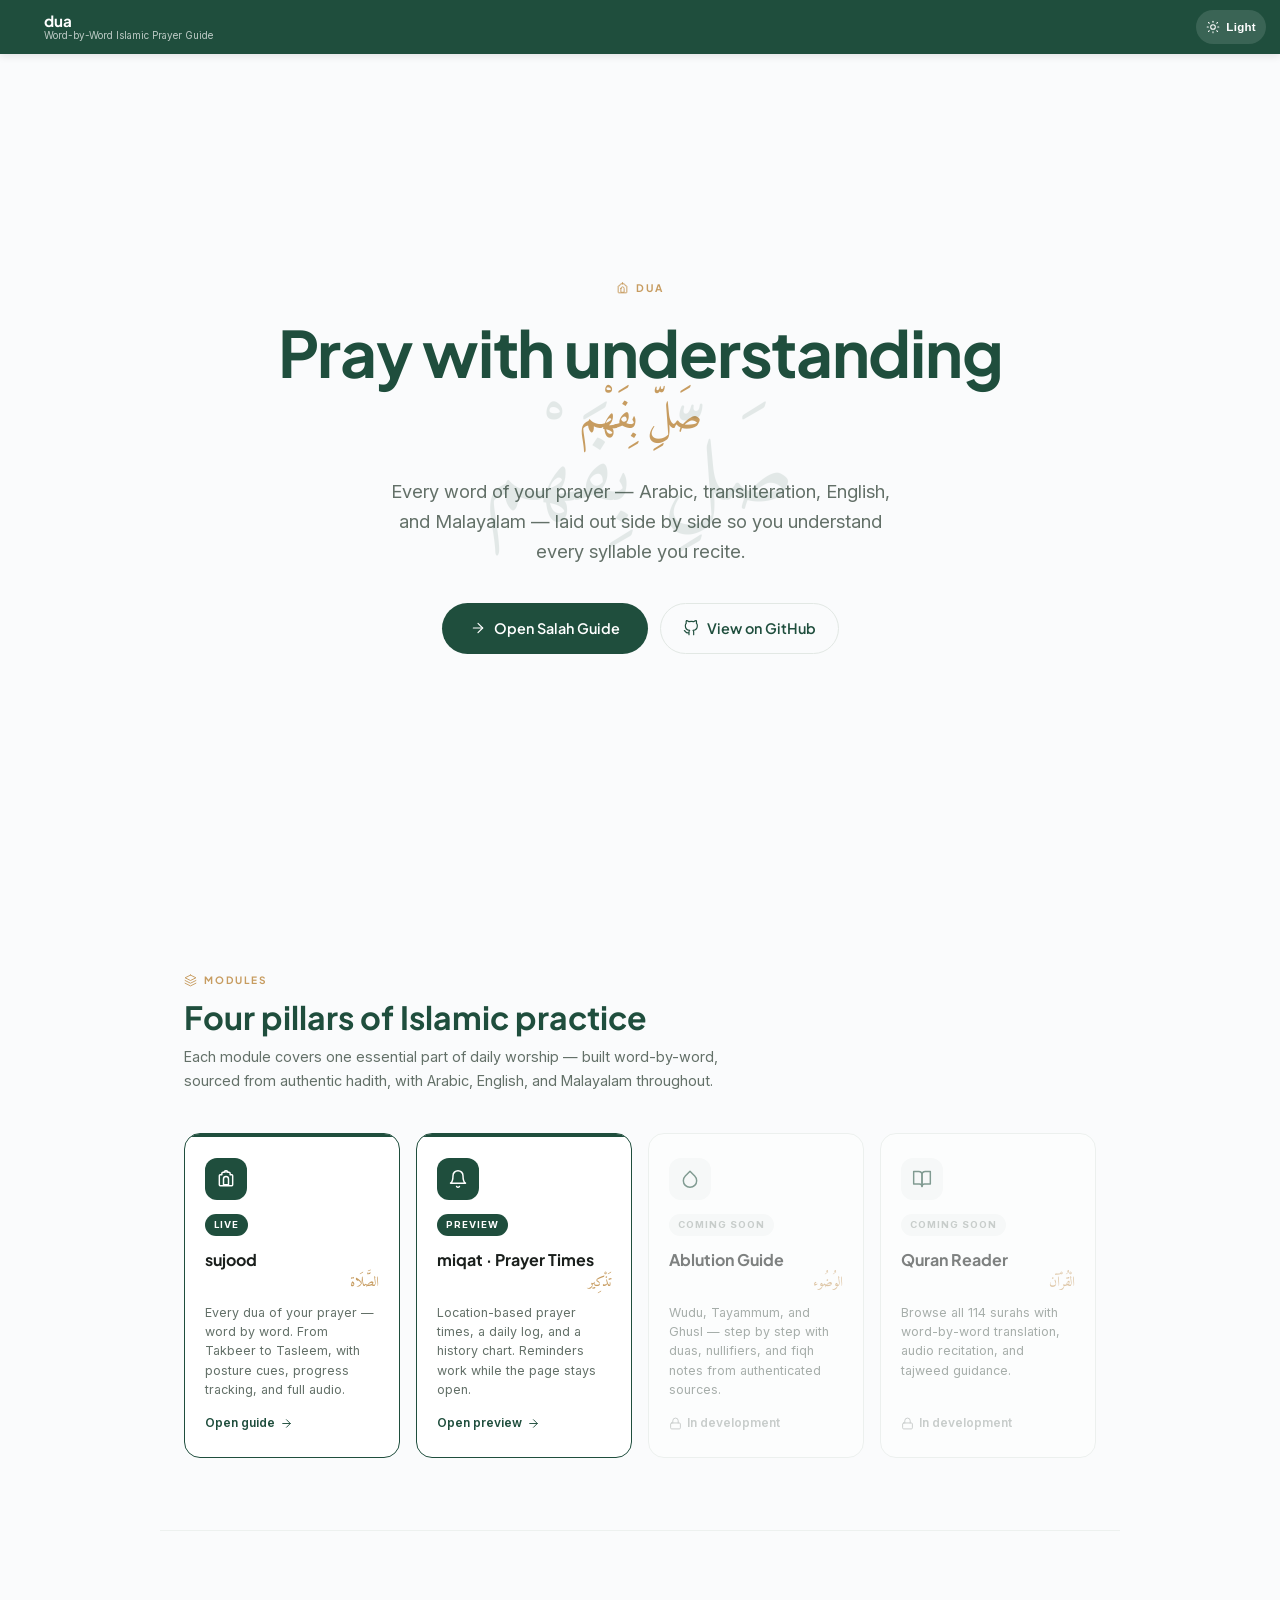
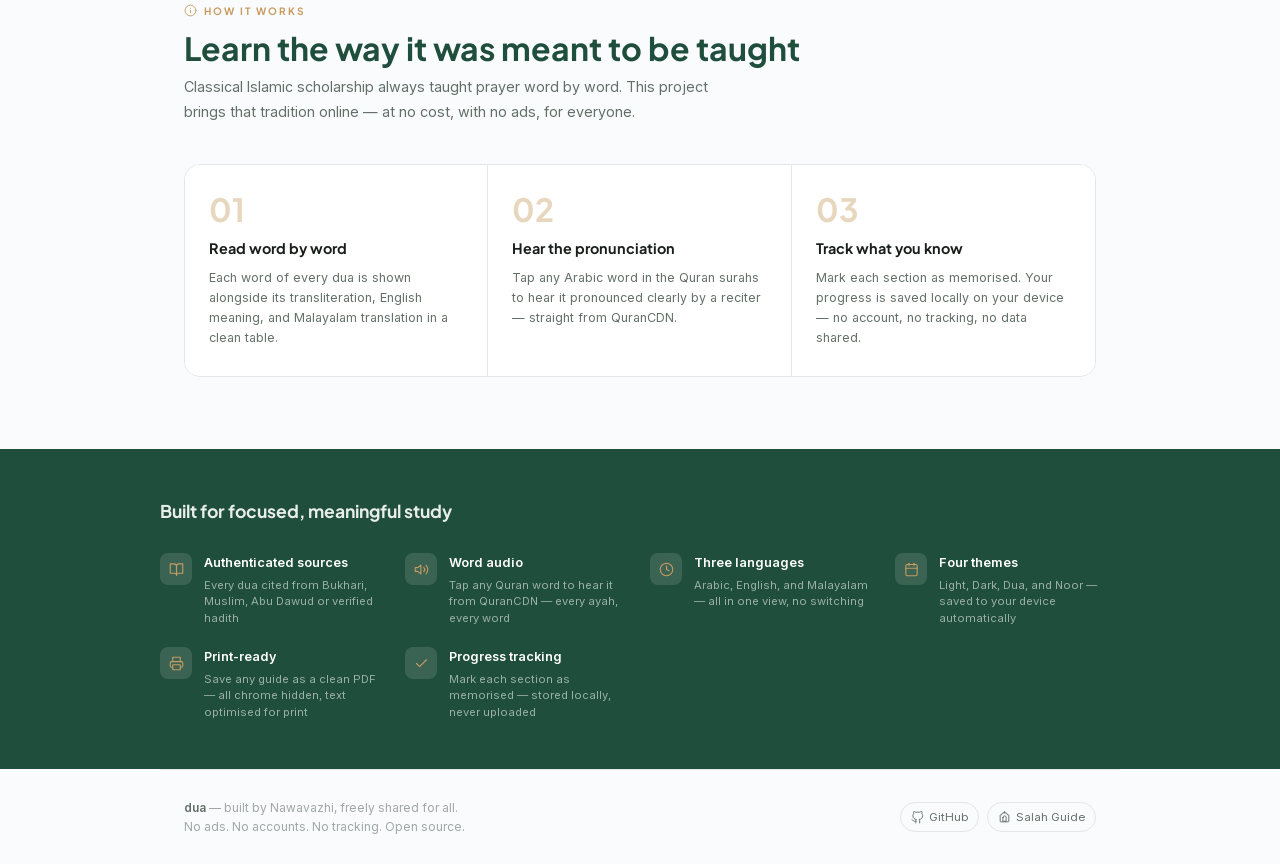
<file: index.html>
<!DOCTYPE html>
<html lang="en" data-theme="light">
<head>
<meta charset="UTF-8">
<link rel="icon" type="image/png" href="/dua/assets/icons/icon-192.png">
<meta name="author" content="Nawavazhi">
<meta name="contact" content="nawavazhi@gmail.com">
<meta name="viewport" content="width=device-width, initial-scale=1.0">
<title>dua — Pray with Understanding</title>
<meta name="description" content="Learn every word of your prayer in Arabic, English, and Malayalam. Word-by-word Islamic prayer guide.">
<link rel="manifest" href="/dua/manifest.json">
<script>if('serviceWorker' in navigator) navigator.serviceWorker.register('/dua/sw.js');</script>

<link rel="stylesheet" href="./assets/theme/theme.css">
<link rel="stylesheet" href="./assets/css/base.css">

<style>
/* ── HOME-ONLY STYLES ── */

/* Remove topbar fixed offset for hero */
.page-wrap { padding-top: 54px; }

/* ── HERO ── */
.hero {
  min-height: calc(100vh - 54px);
  display: flex;
  flex-direction: column;
  align-items: center;
  justify-content: center;
  text-align: center;
  padding: 60px 24px 80px;
  position: relative;
  overflow: hidden;
}

.hero-ar {
  font-family: 'Noto Naskh Arabic', 'Amiri', serif;
  font-size: clamp(2.8rem, 8vw, 6rem);
  color: var(--primary);
  opacity: 0.10;
  line-height: 1.3;
  letter-spacing: 0.02em;
  user-select: none;
  position: absolute;
  top: 50%;
  left: 50%;
  transform: translate(-50%, -50%);
  white-space: nowrap;
  pointer-events: none;
  width: max-content;
}

.hero-eyebrow {
  display: flex;
  align-items: center;
  gap: 7px;
  font-size: 0.65rem;
  text-transform: uppercase;
  letter-spacing: 2px;
  color: var(--accent);
  font-weight: 700;
  margin-bottom: 20px;
  font-family: var(--font-display);
}
.hero-eyebrow svg {
  width: 13px; height: 13px;
  stroke: var(--accent);
  fill: none;
}

.hero-title {
  font-family: var(--font-display);
  font-size: clamp(2rem, 6vw, 4rem);
  font-weight: 700;
  color: var(--primary);
  line-height: 1.1;
  margin-bottom: 8px;
  letter-spacing: -0.02em;
}

.hero-arabic-inline {
  display: block;
  font-family: 'Noto Naskh Arabic', 'Amiri', serif;
  font-size: clamp(1.4rem, 4vw, 2.6rem);
  color: var(--accent);
  font-weight: 400;
  line-height: 1.5;
  direction: rtl;
  margin-bottom: 18px;
}

.hero-tagline {
  font-size: clamp(0.95rem, 2vw, 1.15rem);
  color: var(--muted);
  max-width: 520px;
  line-height: 1.65;
  margin: 0 auto 36px;
}

.hero-actions {
  display: flex;
  gap: 12px;
  justify-content: center;
  flex-wrap: wrap;
}

.btn-primary {
  display: inline-flex;
  align-items: center;
  gap: 8px;
  background: var(--primary);
  color: var(--primary-fg);
  padding: 13px 28px;
  border-radius: var(--radius-pill);
  font-size: 0.9rem;
  font-weight: 600;
  text-decoration: none;
  font-family: var(--font-display);
  transition: background 0.2s, transform 0.15s;
  border: none;
  cursor: pointer;
}
.btn-primary:hover { background: var(--primary-mid); transform: translateY(-1px); }
.btn-primary svg { width: 16px; height: 16px; stroke: currentColor; fill: none; }

.btn-ghost {
  display: inline-flex;
  align-items: center;
  gap: 8px;
  background: transparent;
  color: var(--primary);
  padding: 13px 22px;
  border-radius: var(--radius-pill);
  font-size: 0.9rem;
  font-weight: 600;
  text-decoration: none;
  font-family: var(--font-display);
  border: 1.5px solid var(--border);
  transition: border-color 0.2s, background 0.2s;
}
.btn-ghost:hover { border-color: var(--primary); background: var(--alt-row); }
.btn-ghost svg { width: 16px; height: 16px; stroke: currentColor; fill: none; }

/* ── SECTION WRAPPER ── */
.section {
  max-width: 960px;
  margin: 0 auto;
  padding: 72px 24px;
}

.section-eyebrow {
  display: flex;
  align-items: center;
  gap: 7px;
  font-size: 0.63rem;
  text-transform: uppercase;
  letter-spacing: 2px;
  color: var(--accent);
  font-weight: 700;
  margin-bottom: 10px;
  font-family: var(--font-display);
}
.section-eyebrow svg { width: 13px; height: 13px; stroke: var(--accent); fill: none; }

.section-title {
  font-family: var(--font-display);
  font-size: clamp(1.4rem, 4vw, 2rem);
  font-weight: 700;
  color: var(--primary);
  margin-bottom: 8px;
  line-height: 1.2;
}

.section-body {
  color: var(--muted);
  font-size: 0.9rem;
  line-height: 1.7;
  max-width: 540px;
  margin-bottom: 40px;
}

/* ── MODULE CARDS ── */
.modules-grid {
  display: grid;
  grid-template-columns: repeat(auto-fit, minmax(200px, 1fr));
  gap: 16px;
}

.module-card {
  background: var(--card);
  border: 1.5px solid var(--border);
  border-radius: var(--radius-lg);
  padding: 24px 20px;
  text-decoration: none;
  color: inherit;
  display: flex;
  flex-direction: column;
  gap: 14px;
  transition: border-color 0.2s, box-shadow 0.2s, transform 0.15s;
  position: relative;
  overflow: hidden;
}
.module-card.active { border-color: var(--primary); }
.module-card.active:hover {
  box-shadow: var(--shadow-card);
  transform: translateY(-2px);
}
.module-card.inactive {
  opacity: 0.55;
  cursor: default;
}
.module-card.active::after {
  content: '';
  position: absolute;
  top: 0; left: 0; right: 0;
  height: 3px;
  background: var(--primary);
  border-radius: var(--radius-lg) var(--radius-lg) 0 0;
}

.module-icon {
  width: 42px; height: 42px;
  background: var(--alt-row);
  border-radius: var(--radius-md);
  display: flex; align-items: center; justify-content: center;
  color: var(--primary);
}
.module-card.active .module-icon { background: var(--primary); color: var(--primary-fg); }
.module-icon svg { width: 20px; height: 20px; stroke: currentColor; fill: none; }

.module-status {
  font-size: 0.6rem;
  font-weight: 700;
  text-transform: uppercase;
  letter-spacing: 1px;
  padding: 3px 9px;
  border-radius: var(--radius-pill);
  align-self: flex-start;
}
.status-live   { background: var(--primary); color: var(--primary-fg); }
.status-soon   { background: var(--alt-row); color: var(--subtle); }

.module-name {
  font-family: var(--font-display);
  font-size: 1rem;
  font-weight: 700;
  color: var(--text);
  line-height: 1.2;
  margin-bottom: 4px;
}
.module-name-ar {
  font-family: 'Noto Naskh Arabic', 'Amiri', serif;
  font-size: 0.85rem;
  color: var(--accent);
  direction: rtl;
  display: block;
  margin-bottom: 8px;
}
.module-desc {
  font-size: 0.78rem;
  color: var(--muted);
  line-height: 1.55;
}

.module-cta {
  display: flex;
  align-items: center;
  gap: 5px;
  font-size: 0.75rem;
  font-weight: 600;
  color: var(--primary);
  margin-top: auto;
}
.module-cta svg { width: 13px; height: 13px; stroke: currentColor; fill: none; }
.module-card.inactive .module-cta { color: var(--subtle); }

/* ── HOW IT WORKS ── */
.steps {
  display: grid;
  grid-template-columns: repeat(auto-fit, minmax(220px, 1fr));
  gap: 0;
  border: 1px solid var(--border);
  border-radius: var(--radius-lg);
  overflow: hidden;
}
.step {
  padding: 28px 24px;
  border-right: 1px solid var(--border);
  background: var(--card);
}
.step:last-child { border-right: none; }

.step-num {
  font-family: var(--font-display);
  font-size: 2rem;
  font-weight: 700;
  color: var(--accent);
  opacity: 0.4;
  line-height: 1;
  margin-bottom: 12px;
}
.step-title {
  font-family: var(--font-display);
  font-size: 0.9rem;
  font-weight: 700;
  color: var(--text);
  margin-bottom: 8px;
}
.step-desc {
  font-size: 0.78rem;
  color: var(--muted);
  line-height: 1.6;
}

/* ── FEATURE STRIP ── */
.features {
  background: var(--primary);
  padding: 48px 24px;
}
.features-inner {
  max-width: 960px;
  margin: 0 auto;
}
.features-title {
  font-family: var(--font-display);
  font-size: 1.1rem;
  font-weight: 700;
  color: var(--primary-fg);
  margin-bottom: 28px;
  opacity: 0.9;
}
.features-grid {
  display: grid;
  grid-template-columns: repeat(auto-fit, minmax(180px, 1fr));
  gap: 20px;
}
.feature {
  display: flex;
  gap: 12px;
  align-items: flex-start;
}
.feature-icon {
  width: 32px; height: 32px;
  background: rgba(255,255,255,0.12);
  border-radius: var(--radius-sm);
  display: flex; align-items: center; justify-content: center;
  flex-shrink: 0;
  color: var(--accent);
}
.feature-icon svg { width: 15px; height: 15px; stroke: currentColor; fill: none; }
.feature-text { }
.feature-label {
  font-size: 0.8rem;
  font-weight: 600;
  color: var(--primary-fg);
  margin-bottom: 3px;
}
.feature-sub {
  font-size: 0.7rem;
  color: rgba(255,255,255,0.55);
  line-height: 1.5;
}

/* ── FOOTER ── */
.footer {
  border-top: 1px solid var(--border);
  padding: 28px 24px;
  max-width: 960px;
  margin: 0 auto;
  display: flex;
  align-items: center;
  justify-content: space-between;
  flex-wrap: wrap;
  gap: 12px;
}
.footer-left {
  font-size: 0.75rem;
  color: var(--subtle);
  line-height: 1.6;
}
.footer-left strong { color: var(--muted); font-weight: 600; }
.footer-right {
  display: flex;
  gap: 8px;
  align-items: center;
}
.footer-link {
  display: inline-flex;
  align-items: center;
  gap: 5px;
  font-size: 0.72rem;
  color: var(--muted);
  text-decoration: none;
  padding: 5px 10px;
  border-radius: var(--radius-pill);
  border: 1px solid var(--border);
  transition: border-color 0.15s, color 0.15s;
}
.footer-link:hover { border-color: var(--primary); color: var(--primary); }
.footer-link svg { width: 13px; height: 13px; stroke: currentColor; fill: none; }

/* ── DIVIDER ── */
.page-divider {
  height: 1px;
  background: var(--divider);
  max-width: 960px;
  margin: 0 auto;
}

/* ── RESPONSIVE ── */
@media (max-width: 600px) {
  .hero { min-height: auto; padding: 48px 20px 60px; }
  .hero-ar { font-size: 2.4rem; }
  .steps { border-radius: 0; border-left: none; border-right: none; }
  .step { border-right: none; border-bottom: 1px solid var(--border); }
  .step:last-child { border-bottom: none; }
  .footer { flex-direction: column; align-items: flex-start; }
}
</style>
</head>
<body>

<header class="topbar">
  <button class="icon-btn" id="nav-toggle" aria-label="Home" onclick="window.location.href='./'">
    <span data-icon="home"></span>
  </button>
  <div class="topbar-title">
    dua
    <span>Word-by-Word Islamic Prayer Guide</span>
  </div>
</header>

<div class="page-wrap">

  <!-- ── HERO ── -->
  <section class="hero">
    <div class="hero-ar" aria-hidden="true">صَلِّ بِفَهْم</div>

    <div class="hero-eyebrow">
      <span data-icon="mosque"></span>
      dua
    </div>

    <h1 class="hero-title">
      Pray with understanding
      <span class="hero-arabic-inline">صَلِّ بِفَهْم</span>
    </h1>

    <p class="hero-tagline">
      Every word of your prayer — Arabic, transliteration, English, and Malayalam
      — laid out side by side so you understand every syllable you recite.
    </p>

    <div class="hero-actions">
      <a href="./sujood/index.html" class="btn-primary">
        <span data-icon="arrow_right"></span>
        Open Salah Guide
      </a>
      <a href="https://github.com/nawavazhi/dua" class="btn-ghost" target="_blank" rel="noopener">
        <span data-icon="github"></span>
        View on GitHub
      </a>
    </div>
  </section>

  <!-- ── MODULES ── -->
  <section class="section">
    <div class="section-eyebrow">
      <span data-icon="layers"></span>
      Modules
    </div>
    <h2 class="section-title">Four pillars of Islamic practice</h2>
    <p class="section-body">
      Each module covers one essential part of daily worship — built word-by-word,
      sourced from authentic hadith, with Arabic, English, and Malayalam throughout.
    </p>

    <div class="modules-grid">

      <!-- Salah — LIVE -->
      <a href="./sujood/index.html" class="module-card active">
        <div class="module-icon">
          <span data-icon="mosque"></span>
        </div>
        <span class="module-status status-live">Live</span>
        <div>
          <div class="module-name">sujood</div>
          <span class="module-name-ar">الصَّلَاة</span>
          <div class="module-desc">
            Every dua of your prayer — word by word. From Takbeer to Tasleem,
            with posture cues, progress tracking, and full audio.
          </div>
        </div>
        <div class="module-cta">
          Open guide
          <span data-icon="arrow_right"></span>
        </div>
      </a>

      <!-- Miqat — available as a preview -->
      <a href="./miqat/" class="module-card active">
        <div class="module-icon">
          <span data-icon="bell"></span>
        </div>
        <span class="module-status status-live">Preview</span>
        <div>
          <div class="module-name">miqat · Prayer Times</div>
          <span class="module-name-ar">تَذْكِير</span>
          <div class="module-desc">
            Location-based prayer times, a daily log, and a history chart.
            Reminders work while the page stays open.
          </div>
        </div>
        <div class="module-cta">
          Open preview
          <span data-icon="arrow_right"></span>
        </div>
      </a>

      <!-- Ablution — COMING SOON -->
      <div class="module-card inactive">
        <div class="module-icon">
          <span data-icon="drop"></span>
        </div>
        <span class="module-status status-soon">Coming soon</span>
        <div>
          <div class="module-name">Ablution Guide</div>
          <span class="module-name-ar">الوُضُوء</span>
          <div class="module-desc">
            Wudu, Tayammum, and Ghusl — step by step with duas, nullifiers,
            and fiqh notes from authenticated sources.
          </div>
        </div>
        <div class="module-cta">
          <span data-icon="lock" style="display:inline-flex;width:18px;height:11px"></span>
          In development
        </div>
      </div>

      <!-- Quran — COMING SOON -->
      <div class="module-card inactive">
        <div class="module-icon">
          <span data-icon="quran"></span>
        </div>
        <span class="module-status status-soon">Coming soon</span>
        <div>
          <div class="module-name">Quran Reader</div>
          <span class="module-name-ar">الْقُرْآن</span>
          <div class="module-desc">
            Browse all 114 surahs with word-by-word translation, audio recitation,
            and tajweed guidance.
          </div>
        </div>
        <div class="module-cta">
          <span data-icon="lock" style="display:inline-flex;width:18px;height:11px"></span>
          In development
        </div>
      </div>

    </div>
  </section>

  <div class="page-divider"></div>

  <!-- ── HOW IT WORKS ── -->
  <section class="section">
    <div class="section-eyebrow">
      <span data-icon="tip"></span>
      How it works
    </div>
    <h2 class="section-title">Learn the way it was meant to be taught</h2>
    <p class="section-body">
      Classical Islamic scholarship always taught prayer word by word.
      This project brings that tradition online — at no cost, with no ads, for everyone.
    </p>

    <div class="steps">
      <div class="step">
        <div class="step-num">01</div>
        <div class="step-title">Read word by word</div>
        <div class="step-desc">
          Each word of every dua is shown alongside its transliteration,
          English meaning, and Malayalam translation in a clean table.
        </div>
      </div>
      <div class="step">
        <div class="step-num">02</div>
        <div class="step-title">Hear the pronunciation</div>
        <div class="step-desc">
          Tap any Arabic word in the Quran surahs to hear it pronounced clearly
          by a reciter — straight from QuranCDN.
        </div>
      </div>
      <div class="step">
        <div class="step-num">03</div>
        <div class="step-title">Track what you know</div>
        <div class="step-desc">
          Mark each section as memorised. Your progress is saved locally on your
          device — no account, no tracking, no data shared.
        </div>
      </div>
    </div>
  </section>

  <!-- ── FEATURE STRIP ── -->
  <div class="features">
    <div class="features-inner">
      <div class="features-title">Built for focused, meaningful study</div>
      <div class="features-grid">
        <div class="feature">
          <div class="feature-icon">
            <span data-icon="quran"></span>
          </div>
          <div class="feature-text">
            <div class="feature-label">Authenticated sources</div>
            <div class="feature-sub">Every dua cited from Bukhari, Muslim, Abu Dawud or verified hadith</div>
          </div>
        </div>
        <div class="feature">
          <div class="feature-icon">
            <span data-icon="audio"></span>
          </div>
          <div class="feature-text">
            <div class="feature-label">Word audio</div>
            <div class="feature-sub">Tap any Quran word to hear it from QuranCDN — every ayah, every word</div>
          </div>
        </div>
        <div class="feature">
          <div class="feature-icon">
            <span data-icon="schedule"></span>
          </div>
          <div class="feature-text">
            <div class="feature-label">Three languages</div>
            <div class="feature-sub">Arabic, English, and Malayalam — all in one view, no switching</div>
          </div>
        </div>
        <div class="feature">
          <div class="feature-icon">
            <span data-icon="calendar" style="display:inline-flex;width:18px;height:18px"></span>
          </div>
          <div class="feature-text">
            <div class="feature-label">Four themes</div>
            <div class="feature-sub">Light, Dark, Dua, and Noor — saved to your device automatically</div>
          </div>
        </div>
        <div class="feature">
          <div class="feature-icon">
            <span data-icon="print" style="display:inline-flex;width:12px;height:8px"></span>
          </div>
          <div class="feature-text">
            <div class="feature-label">Print-ready</div>
            <div class="feature-sub">Save any guide as a clean PDF — all chrome hidden, text optimised for print</div>
          </div>
        </div>
        <div class="feature">
          <div class="feature-icon">
            <span data-icon="check"></span>
          </div>
          <div class="feature-text">
            <div class="feature-label">Progress tracking</div>
            <div class="feature-sub">Mark each section as memorised — stored locally, never uploaded</div>
          </div>
        </div>
      </div>
    </div>
  </div>

  <!-- ── FOOTER ── -->
  <footer class="footer">
    <div class="footer-left">
      <strong>dua</strong> — built by Nawavazhi, freely shared for all.<br>
      No ads. No accounts. No tracking. Open source.
    </div>
    <div class="footer-right">
      <a href="https://github.com/nawavazhi/dua" class="footer-link" target="_blank" rel="noopener">
        <span data-icon="github"></span>
        GitHub
      </a>
      <a href="./sujood/index.html" class="footer-link">
        <span data-icon="mosque"></span>
        Salah Guide
      </a>
    </div>
  </footer>

</div><!-- end .page-wrap -->

<script src="./assets/icons/icons.js"></script>
<script src="./assets/theme/theme.js"></script>
<script>
// Home page: rebuild the topbar to use a Home icon (not a hamburger)
// and remove the nav-toggle's menu behaviour since there's no sidebar here.
document.addEventListener('DOMContentLoaded', () => {
  const topbar = document.querySelector('.topbar');
  if (!topbar) return;
  topbar.innerHTML = `
    <div class="topbar-logo">
      <span data-icon="mosque" style="display:inline-flex;width:22px;height:22px"></span>
      <div class="topbar-title">
        dua
        <span>Word-by-Word Islamic Prayer Guide</span>
      </div>
    </div>
    <div class="topbar-actions">
      <button class="theme-btn" id="theme-btn" onclick="_openThemePanel()" aria-label="Switch theme">
        <span data-icon="sun" style="display:inline-flex;width:16px;height:16px"></span><span>Light</span>
      </button>
    </div>
  `;
  // Trigger theme button update now topbar is rebuilt
  DuaTheme.init();
  _buildThemePanel();
});
</script>
</body>
</html>
</file>
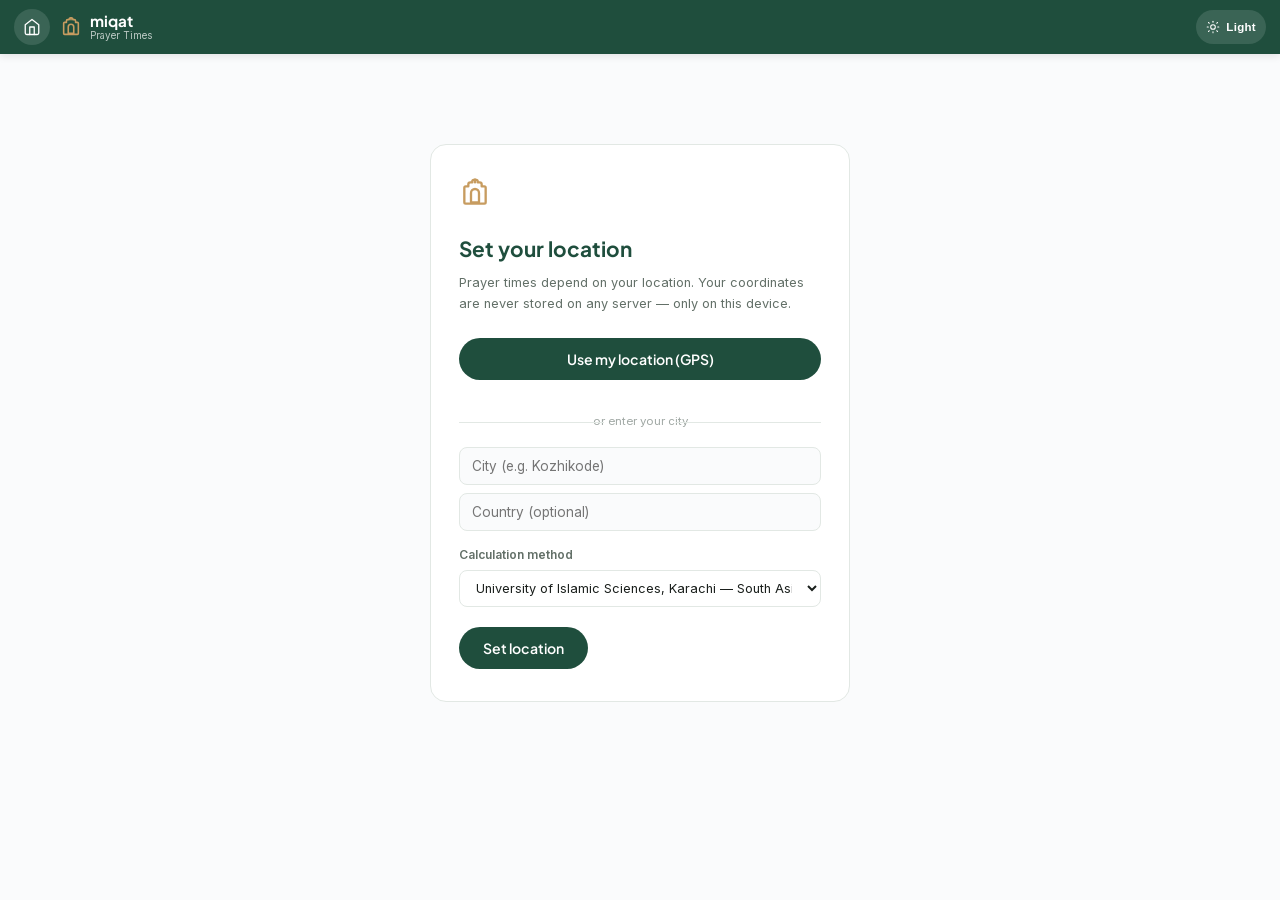
<file: miqat/index.html>
<!DOCTYPE html>
<html lang="en" data-theme="light">
<head>
<meta charset="UTF-8">
<meta name="author" content="Nawavazhi">
<meta name="contact" content="nawavazhi@gmail.com">

<link rel="icon" type="image/png" href="/dua/assets/icons/icon-192.png">
<meta name="viewport" content="width=device-width, initial-scale=1.0">
<title>miqat — Prayer Times</title>
<meta name="description" content="Prayer times, reminders, and tracking. Know your salah times. Never miss a prayer.">
<meta property="og:title" content="miqat — Prayer Times">
<meta property="og:description" content="Prayer times specific to your location. Track every prayer. Qalah management.">
<meta name="theme-color" content="#1f4e3d">
<link rel="manifest" href="/dua/manifest.json">
<script>if('serviceWorker' in navigator) navigator.serviceWorker.register('/dua/sw.js');</script>
<link rel="stylesheet" href="../assets/theme/theme.css">
<link rel="stylesheet" href="../assets/css/base.css">
<link rel="stylesheet" href="./style.css">
</head>
<body>

<header class="topbar">
  <div class="topbar-logo">
    <div class="topbar-title">
      miqat
      <span>Prayer Times</span>
    </div>
  </div>
</header>

<div class="page-wrap" id="miqat-app">

  <!-- Loading -->
  <div id="loading" class="screen-center">
    <div class="loading-ring"></div>
  </div>

  <!-- SETUP SCREEN -->
  <div id="setup-screen" class="screen-center" hidden>
    <div class="setup-card">
      <div class="setup-icon"><span data-icon="mosque"></span></div>
      <h1 class="setup-title">Set your location</h1>
      <p class="setup-sub">Prayer times depend on your location. Your coordinates are never stored on any server — only on this device.</p>

      <div id="setup-error" class="setup-error" hidden></div>

      <button class="btn-primary setup-gps-btn" id="gps-btn" onclick="useGPS()">
        Use my location (GPS)
      </button>

      <div class="setup-divider">or enter your city</div>

      <div class="setup-city-row">
        <input id="city-input" type="text" placeholder="City (e.g. Kozhikode)" class="setup-input" onkeydown="if(event.key==='Enter') searchCity()">
        <input id="country-input" type="text" placeholder="Country (optional)" class="setup-input">
      </div>

      <div class="setup-method-row">
        <label class="setup-label">Calculation method</label>
        <select id="method-select" class="setup-select"></select>
      </div>

      <button class="btn-primary" id="city-search-btn" onclick="searchCity()">Set location</button>
    </div>
  </div>

  <!-- MAIN APP SCREEN -->
  <div id="app-screen" hidden>

    <!-- Location bar -->
    <div class="location-bar" id="location-bar">
      <span id="times-status" class="times-status"></span>
      <span id="location-name" class="location-name"></span>
      <button class="location-change-btn" onclick="changeLocation()">Change</button>
      <button class="notif-btn" id="notif-btn" onclick="requestNotifications()" title="Enable reminders">
        Reminders
      </button>
      <span id="notif-granted" hidden class="notif-on">Reminders on</span>
    </div>

    <!-- Hero — next prayer countdown -->
    <div id="next-prayer-card" class="next-card upcoming">
      <div class="hero-label">Loading...</div>
    </div>

    <!-- Streak -->
    <div class="streak-bar">
      <span id="streak-display" class="streak-count"></span>
      <span id="streak-milestone" class="streak-milestone" hidden></span>
    </div>

    <!-- Reward panel -->
    <div id="reward-panel" class="reward-panel" hidden></div>

    <!-- Prayer list — today -->
    <section class="section-card">
      <div class="section-head">
        Today's Prayers
      </div>
      <div id="prayer-list" class="prayer-list"></div>
    </section>

    <!-- Notifications prompt -->
    <section class="section-card notif-prompt-card" id="notif-prompt-card">
      <div class="section-head">Reminders</div>
      <p class="notif-desc">Enable browser notifications for reminders while this page stays open. Your device may pause reminders when the app is in the background.</p>
      <button class="btn-primary btn-small" onclick="requestNotifications()">
        Enable prayer reminders
      </button>
      <p class="notif-note">Keep the app open for reminders. Installing it does not guarantee background alerts.</p>
    </section>

    <!-- 7-day prayer chart -->
    <section class="section-card">
      <div class="section-head">
        Prayer history
        <div class="chart-toggle">
          <button class="chart-tab active" onclick="renderChart(7); this.parentNode.querySelectorAll('.chart-tab').forEach(b=>b.classList.remove('active')); this.classList.add('active')">7 days</button>
          <button class="chart-tab" onclick="renderChart(30); this.parentNode.querySelectorAll('.chart-tab').forEach(b=>b.classList.remove('active')); this.classList.add('active')">30 days</button>
        </div>
      </div>
      <div id="prayer-chart"></div>
    </section>

    <section class="section-card">
  <div class="section-head">
    Mark Past Prayers
    <button class="chart-tab" onclick="togglePastPanel(this)">Show</button>
  </div>
  <div id="past-panel" hidden></div>
</section>

    <!-- Qalah tracker -->
    <section class="section-card">
      <div class="section-head">Qalah — القضاء</div>
      <p class="qalah-desc">Prayers missed and not yet made up. Each one you complete here brings you closer to clearing your account with Allah.</p>
      <div id="qalah-tracker"></div>
    </section>

  </div><!-- end app-screen -->

</div><!-- end page-wrap -->

<script src="../assets/icons/icons.js"></script>
<script src="../assets/theme/theme.js"></script>
<script src="./builder.js"></script>
<script>
  if ('serviceWorker' in navigator) {
    navigator.serviceWorker.register('/dua/sw.js').catch(console.error);
  }
  // Check notification permission on load
  document.addEventListener('DOMContentLoaded', () => {
    if (typeof Notification !== 'undefined' && Notification.permission === 'granted') {
      const nb = document.getElementById('notif-btn');
      const ng = document.getElementById('notif-granted');
      const np = document.getElementById('notif-prompt-card');
      if (nb) nb.hidden = true;
      if (ng) ng.hidden = false;
      if (np) np.hidden = true;
    }
  });
</script>

<!-- Settings overlay -->
<div id="settings-overlay" class="settings-overlay" hidden>
  <div class="settings-panel">
    <div class="settings-head">
      Settings
      <button class="settings-close" onclick="closeSettings()">&#x2715;</button>
    </div>
    <div class="settings-body">
      <div class="settings-group">
        <label class="settings-label">Calculation method</label>
        <select id="settings-method" class="setup-select"
          onchange="_settings.method=parseInt(this.value);saveSettings();fetchTimes();">
        </select>
      </div>
      <button class="btn-primary btn-small" onclick="changeLocation()">Change location</button>
    </div>
  </div>
</div>
</body>
</html>
</file>
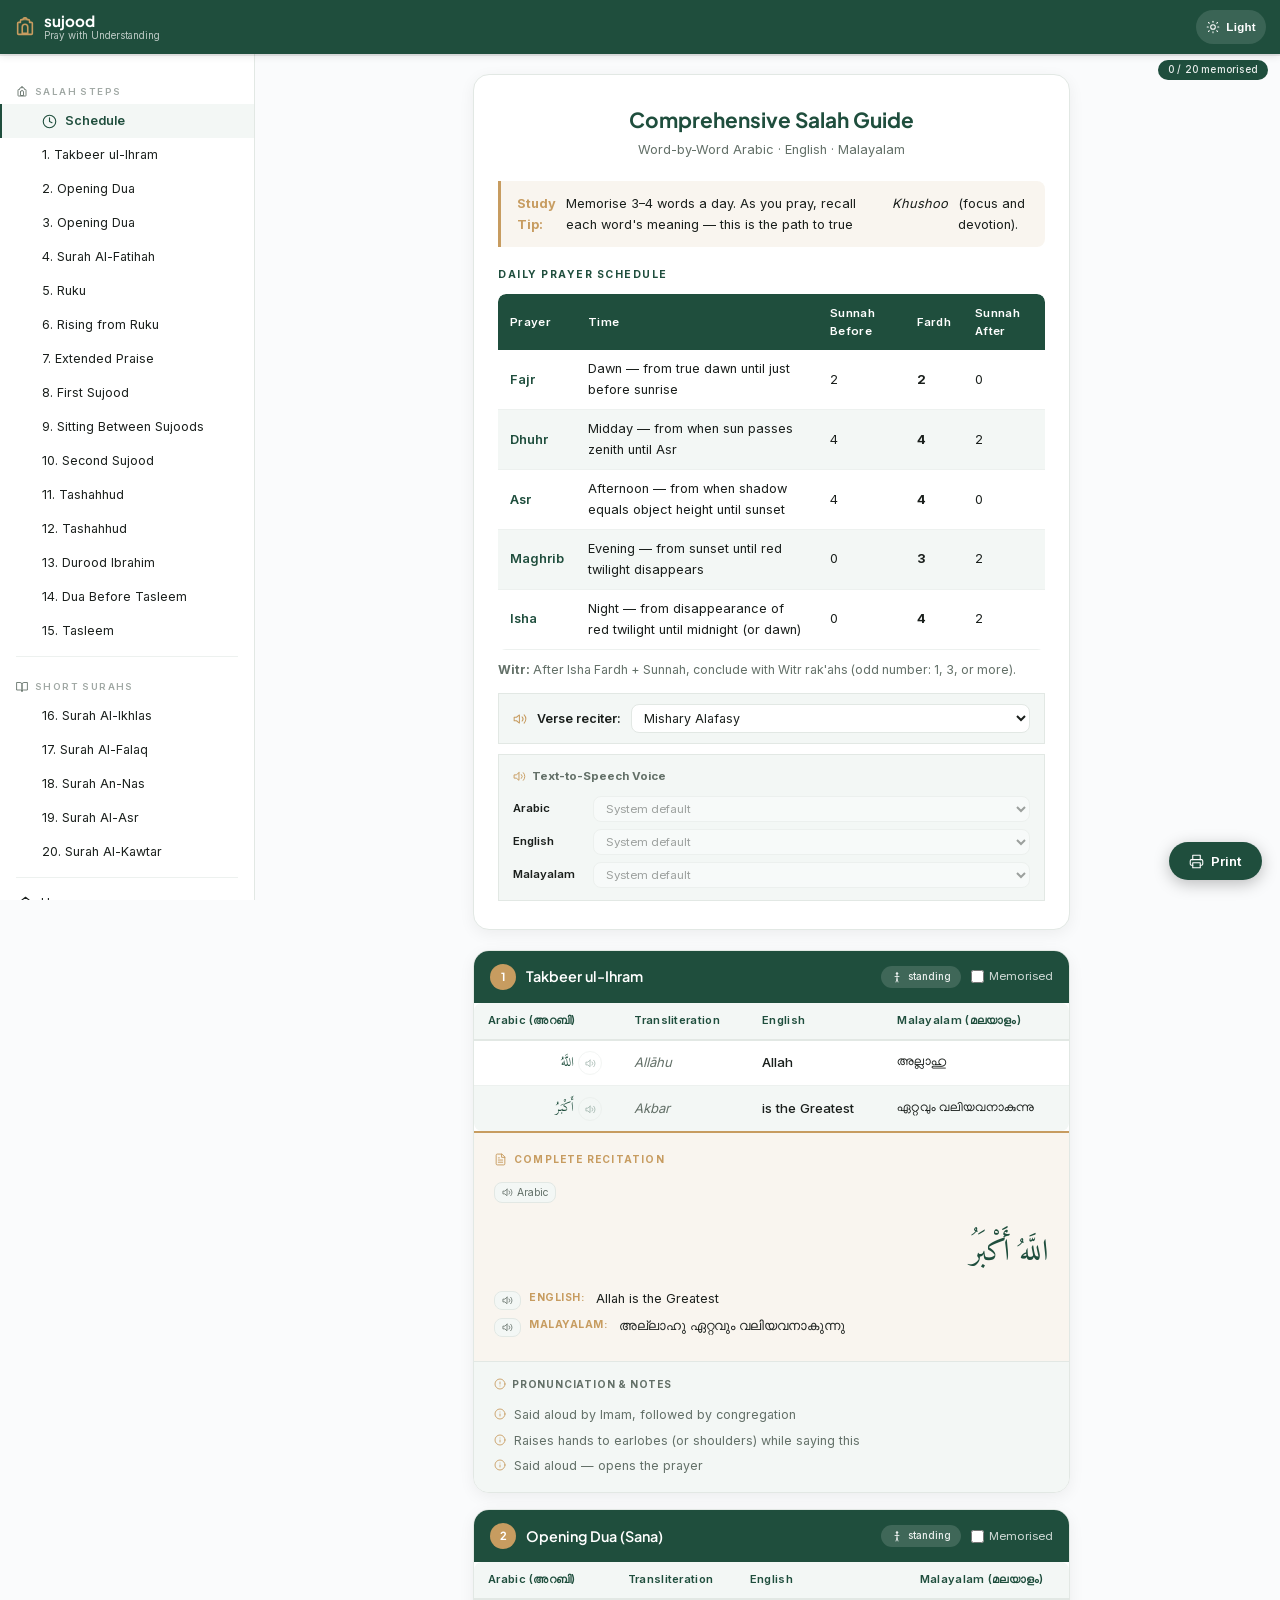
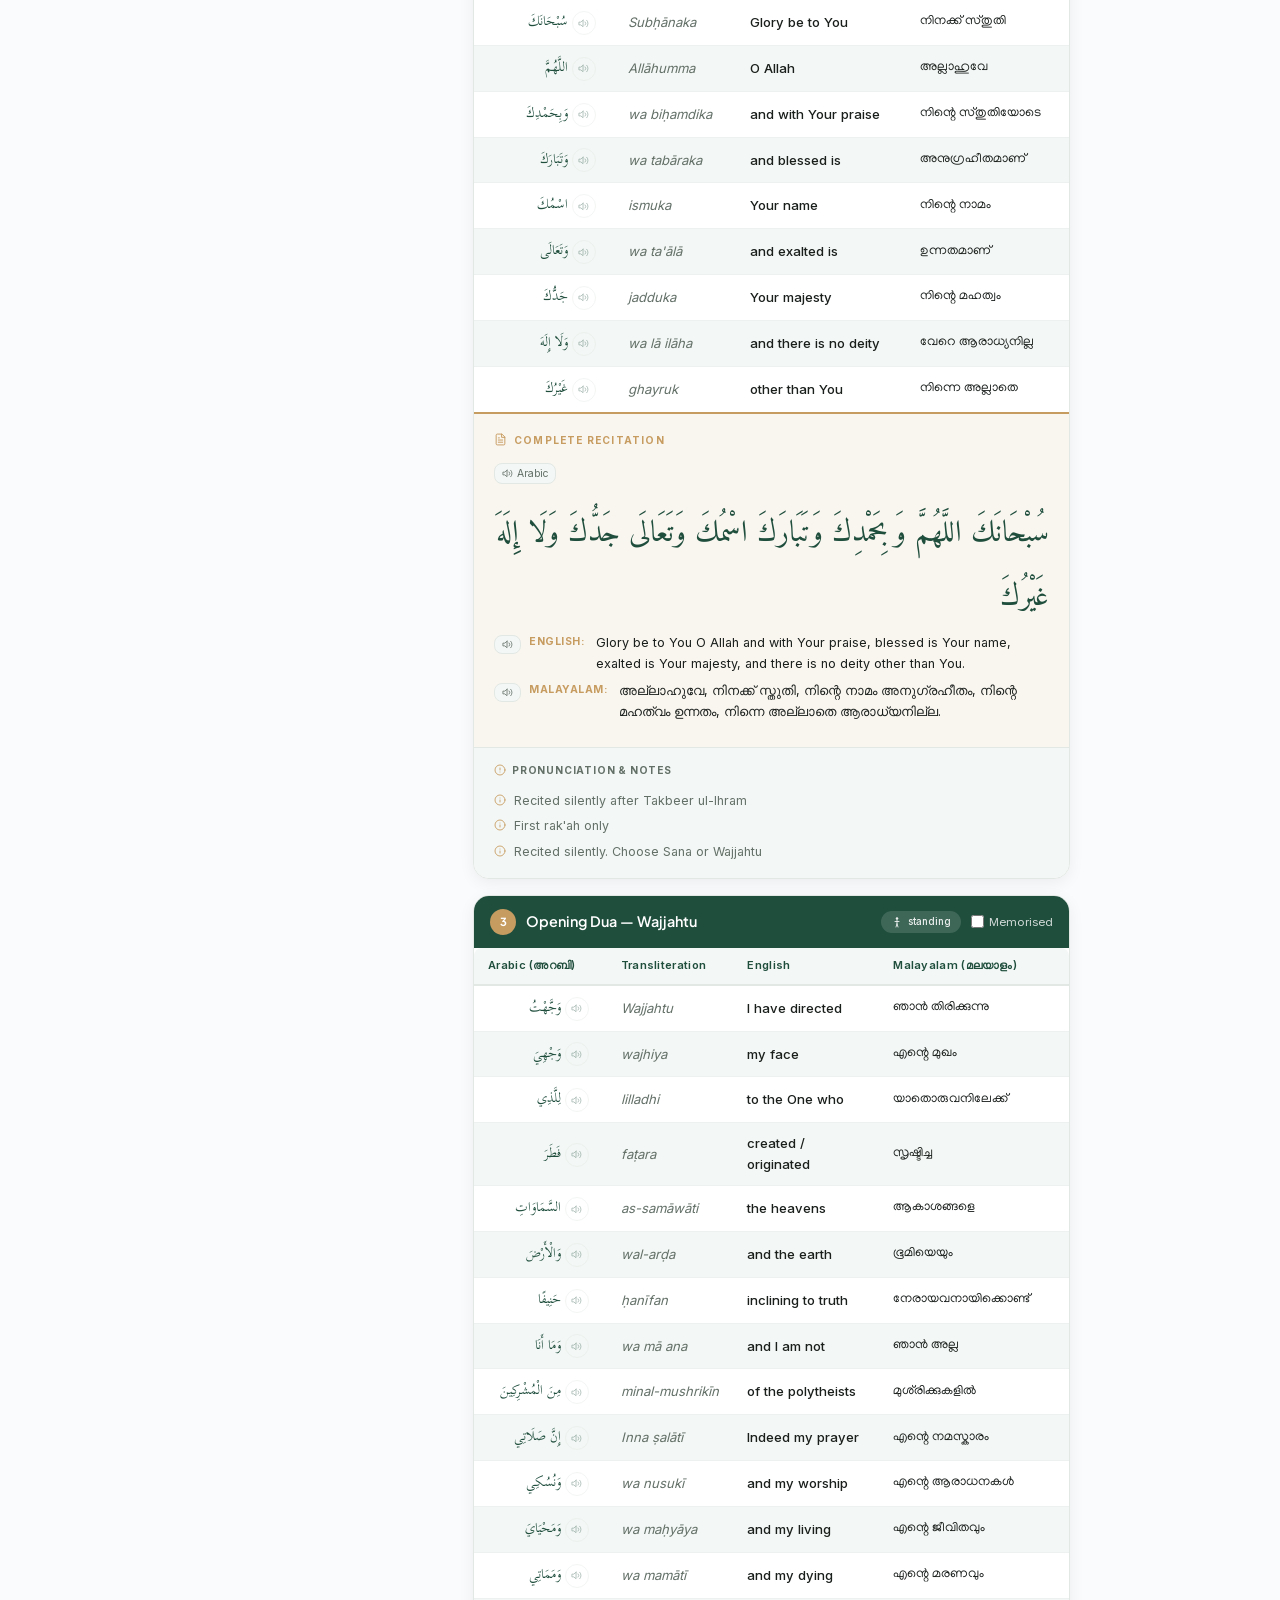
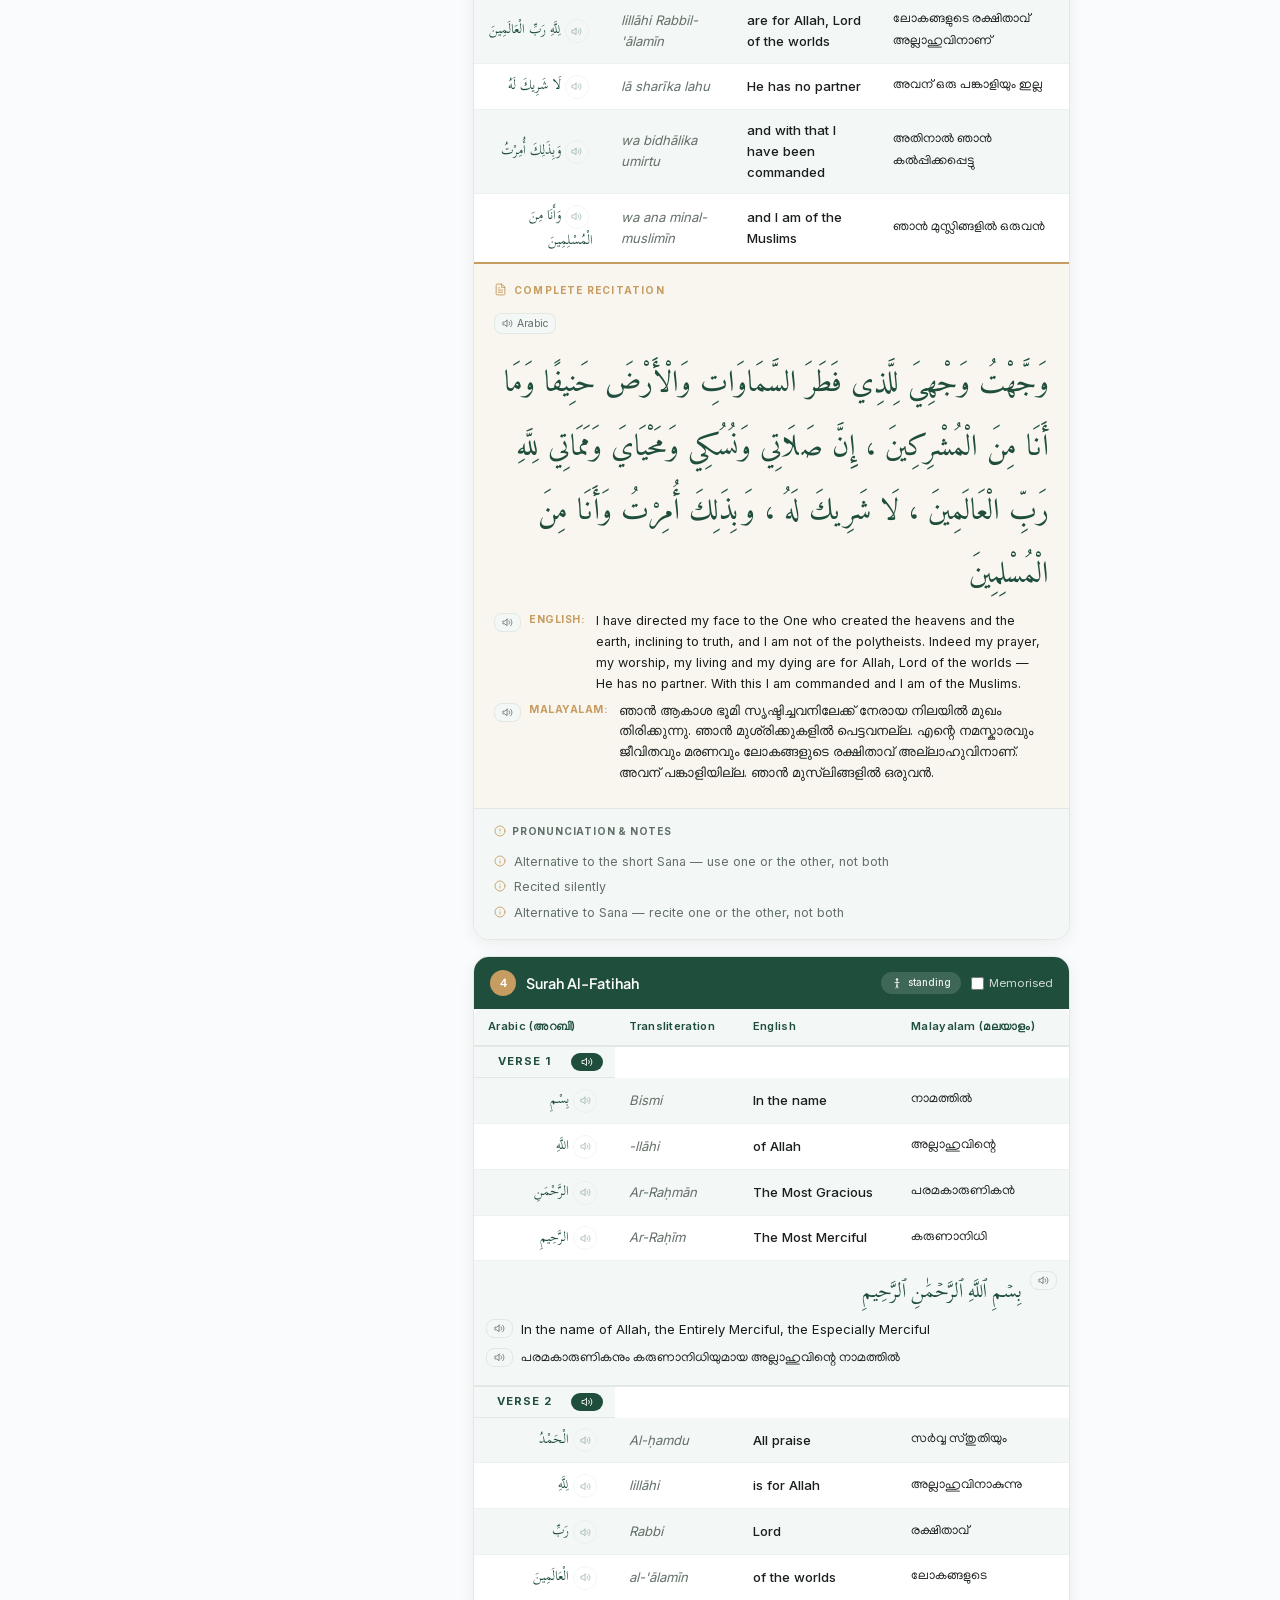
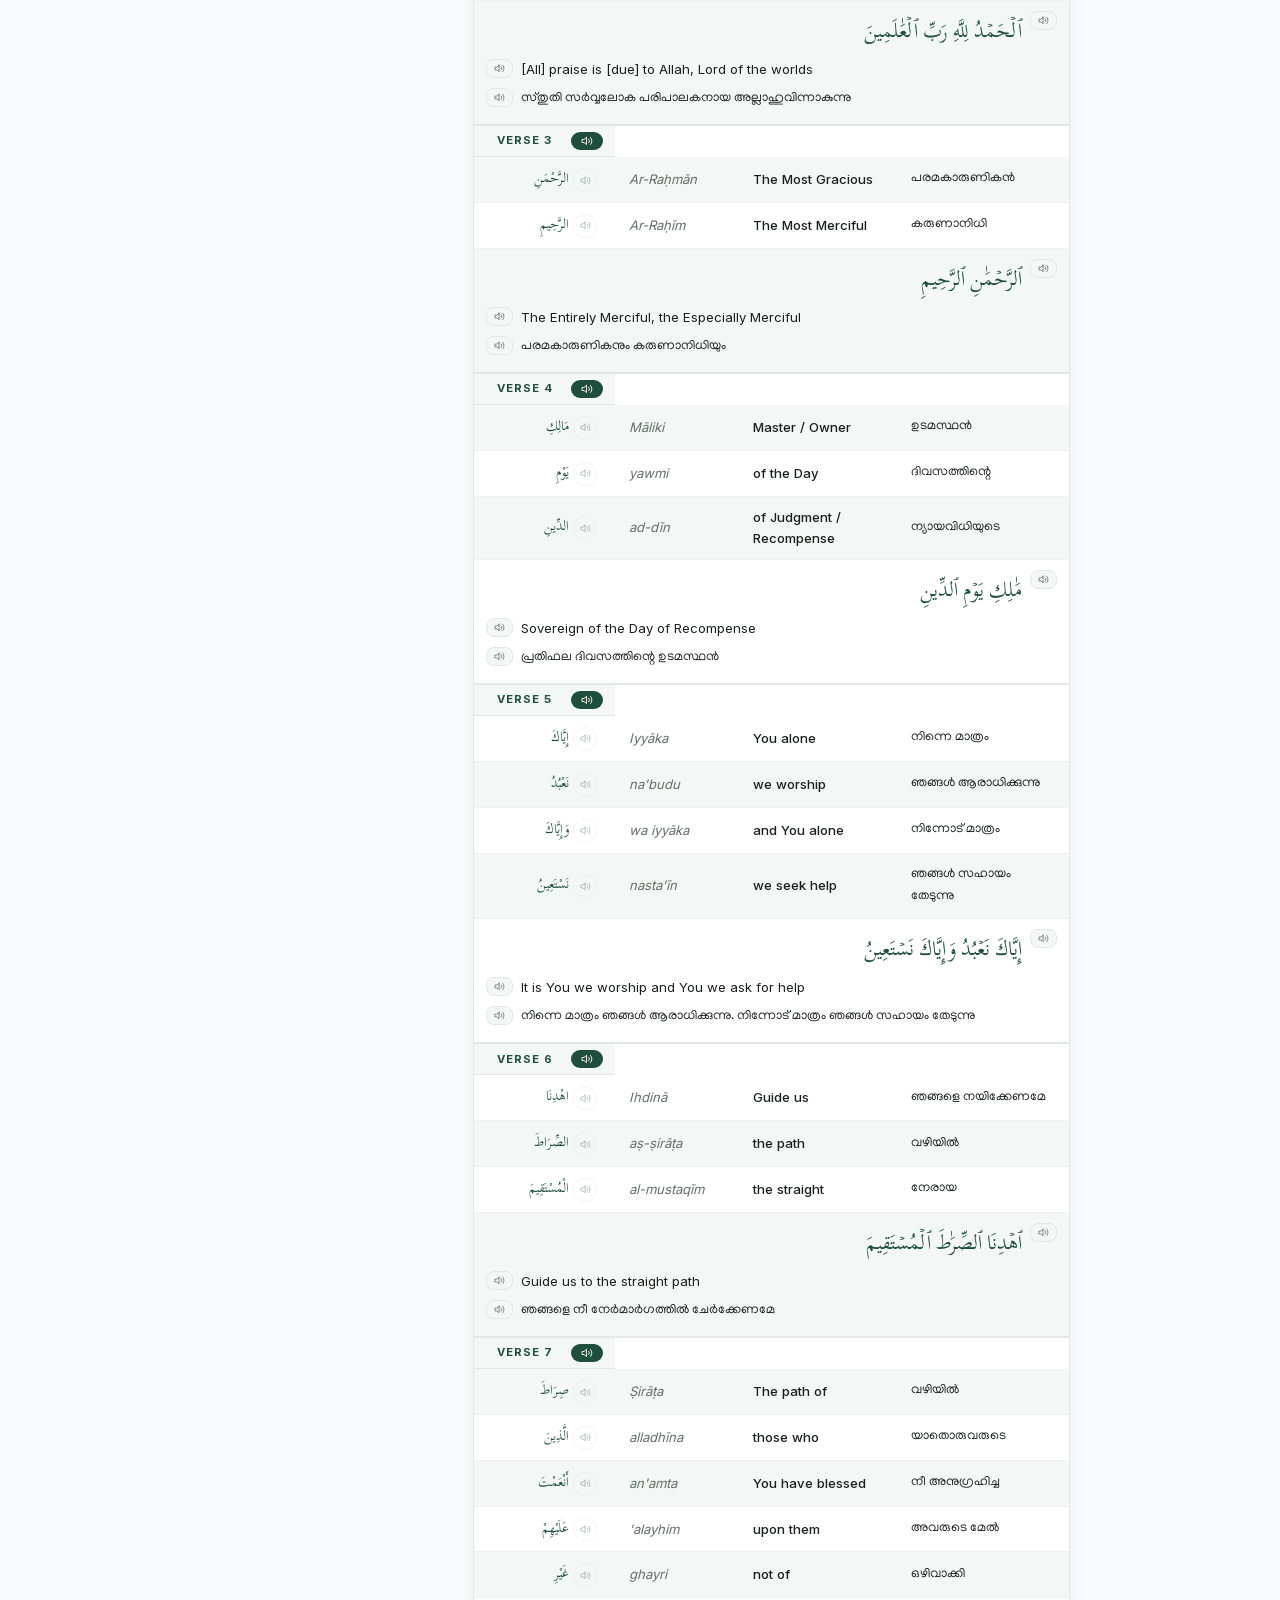
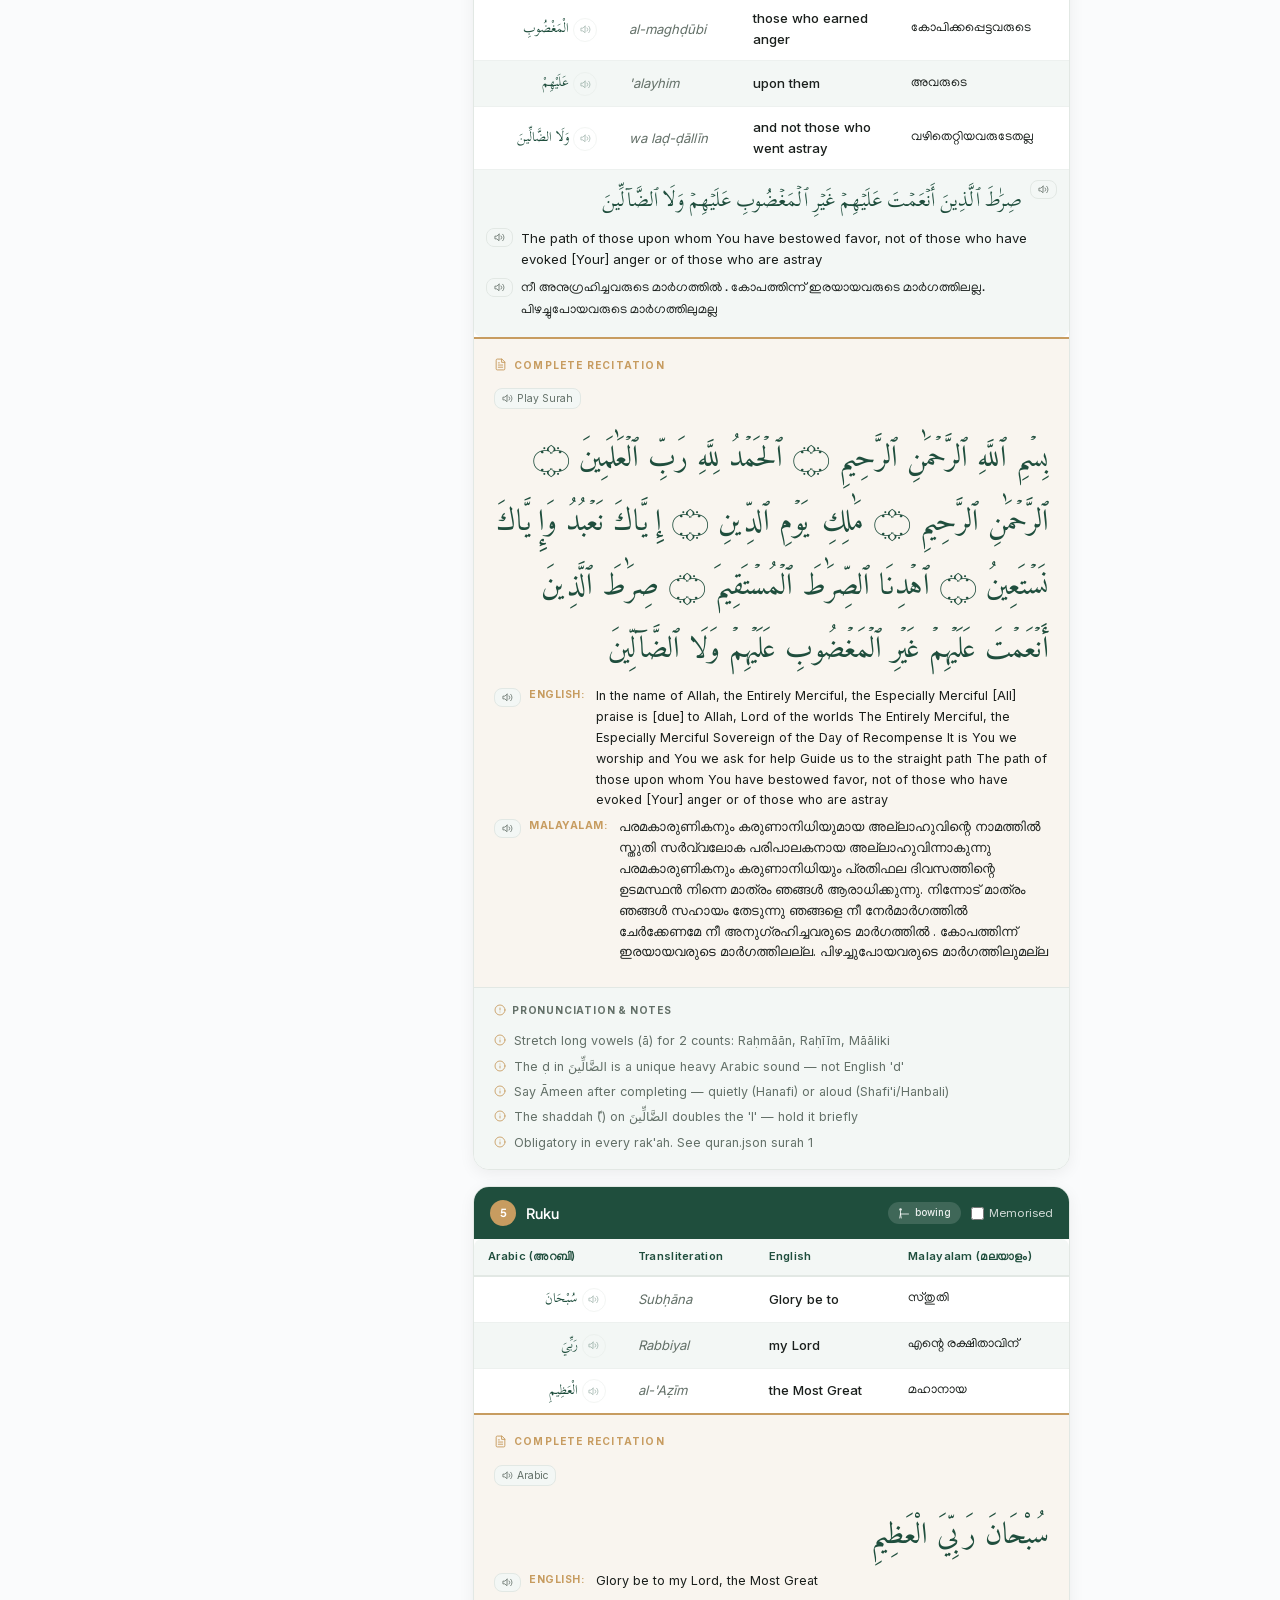
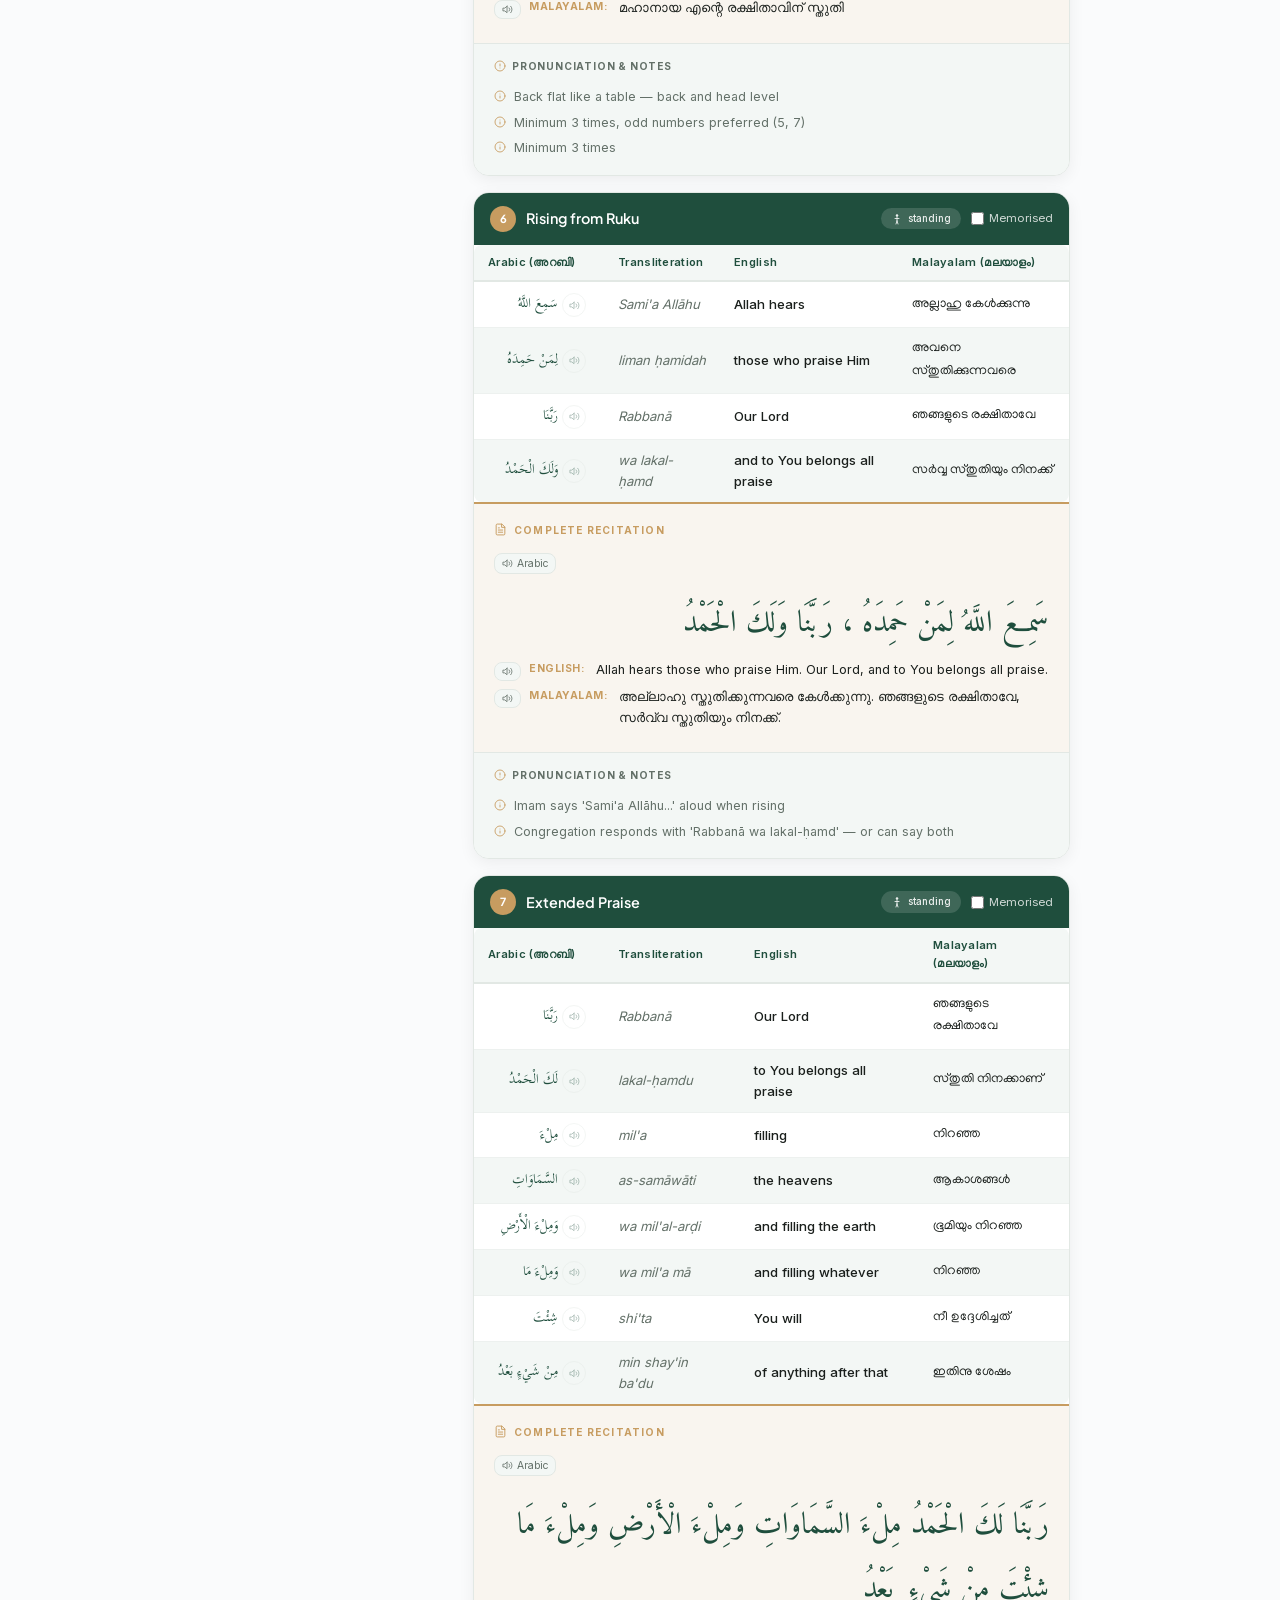
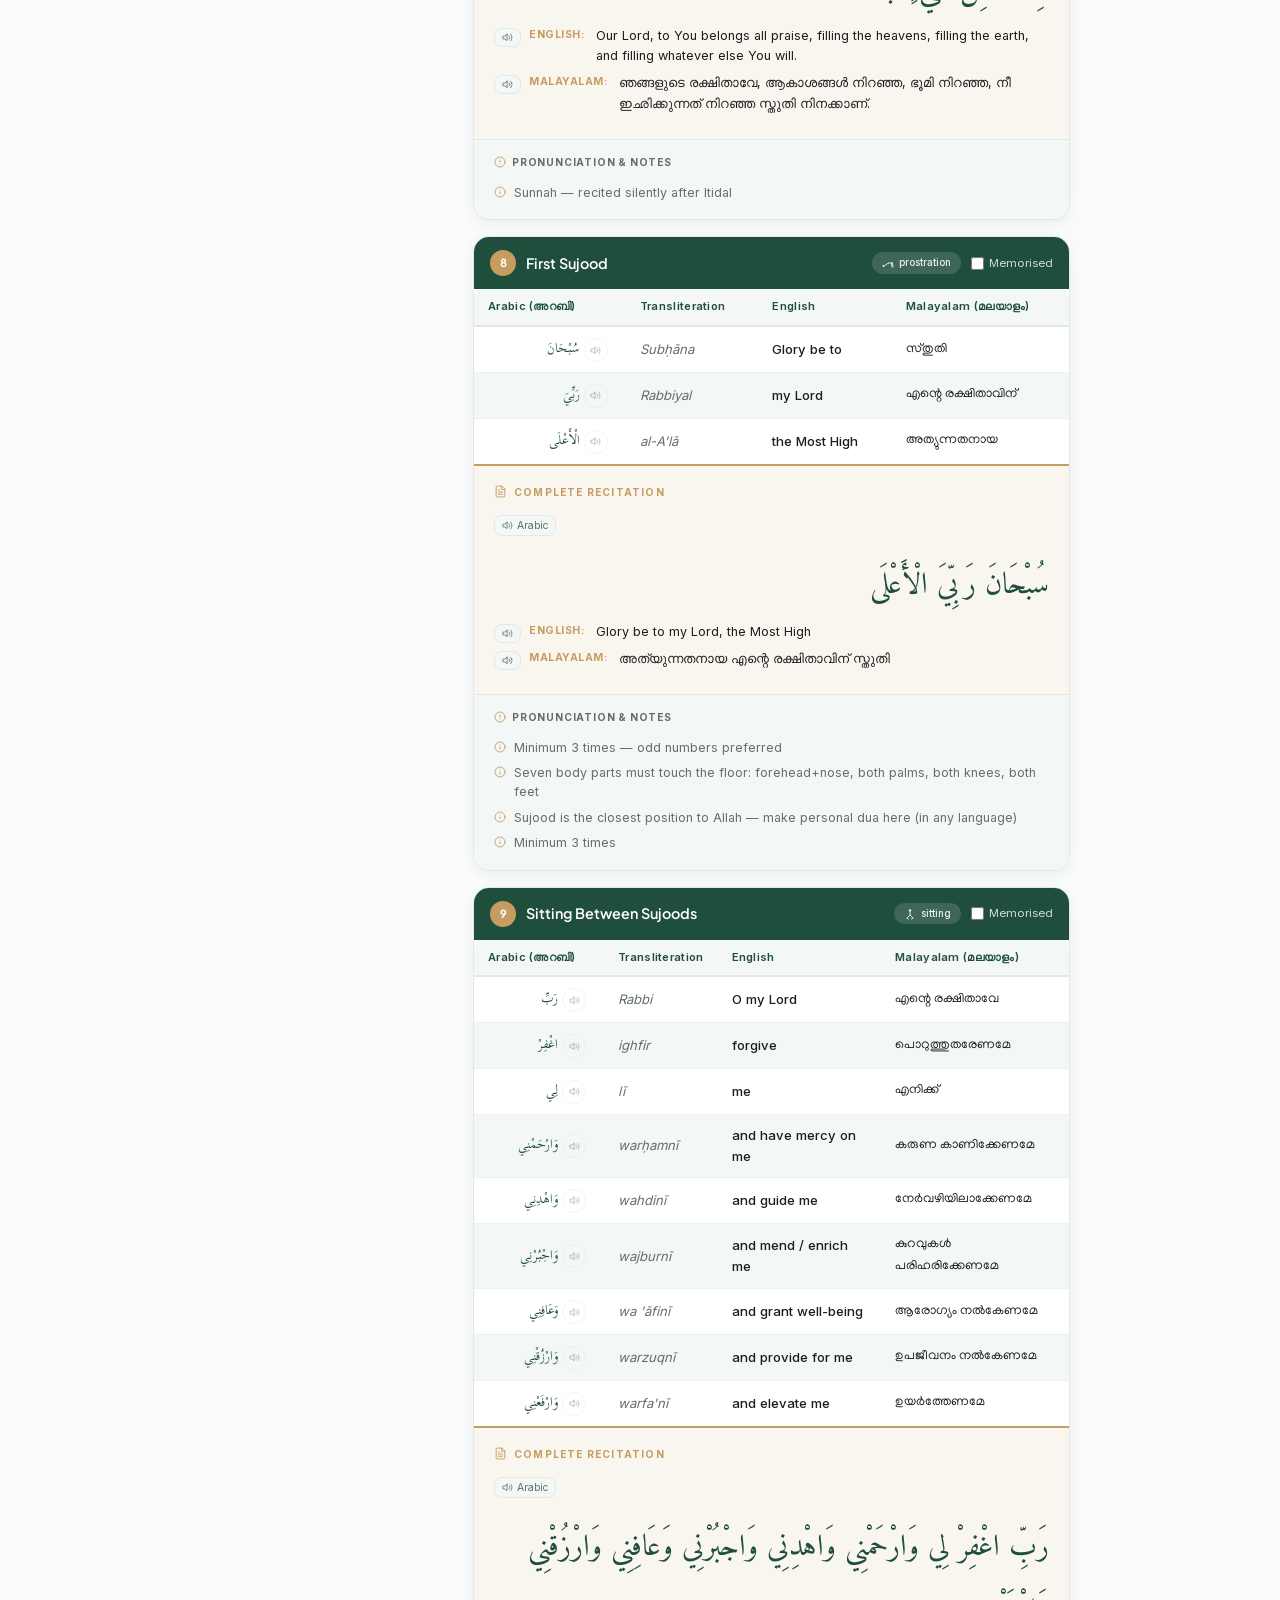
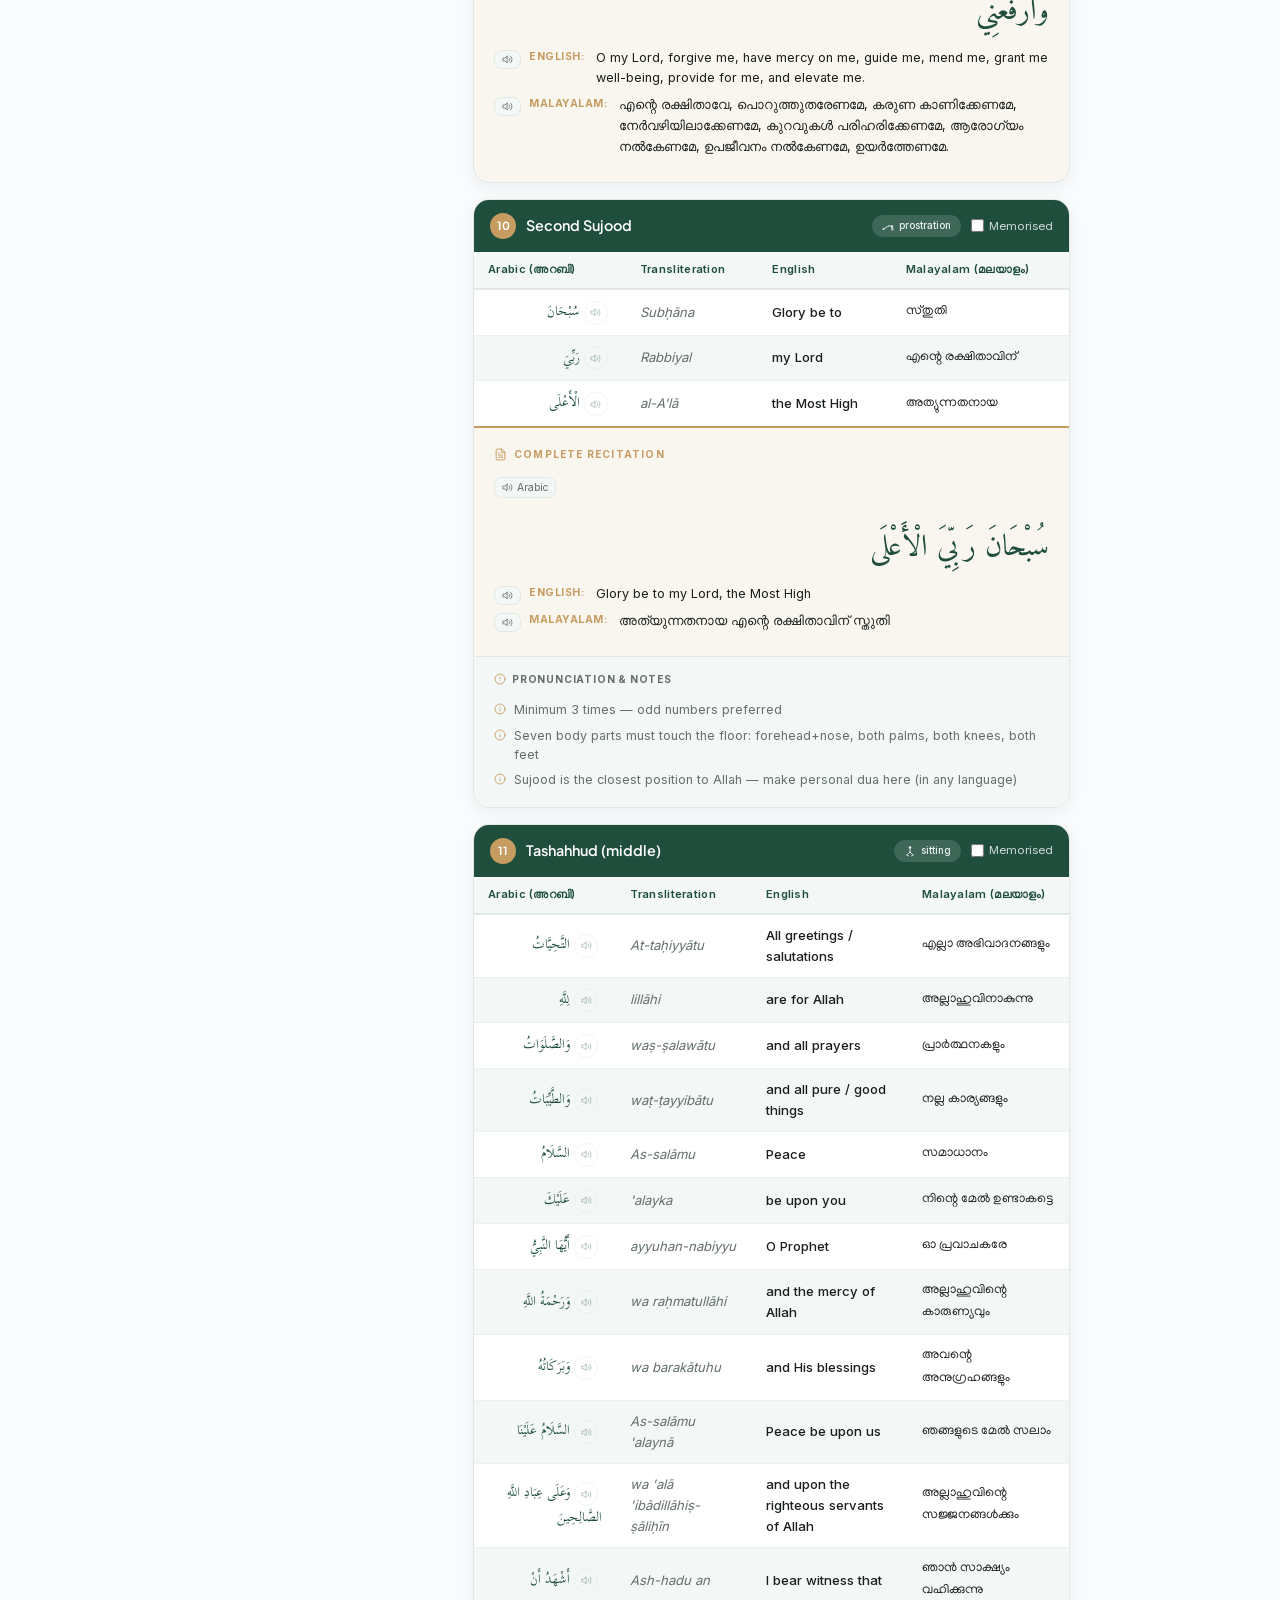
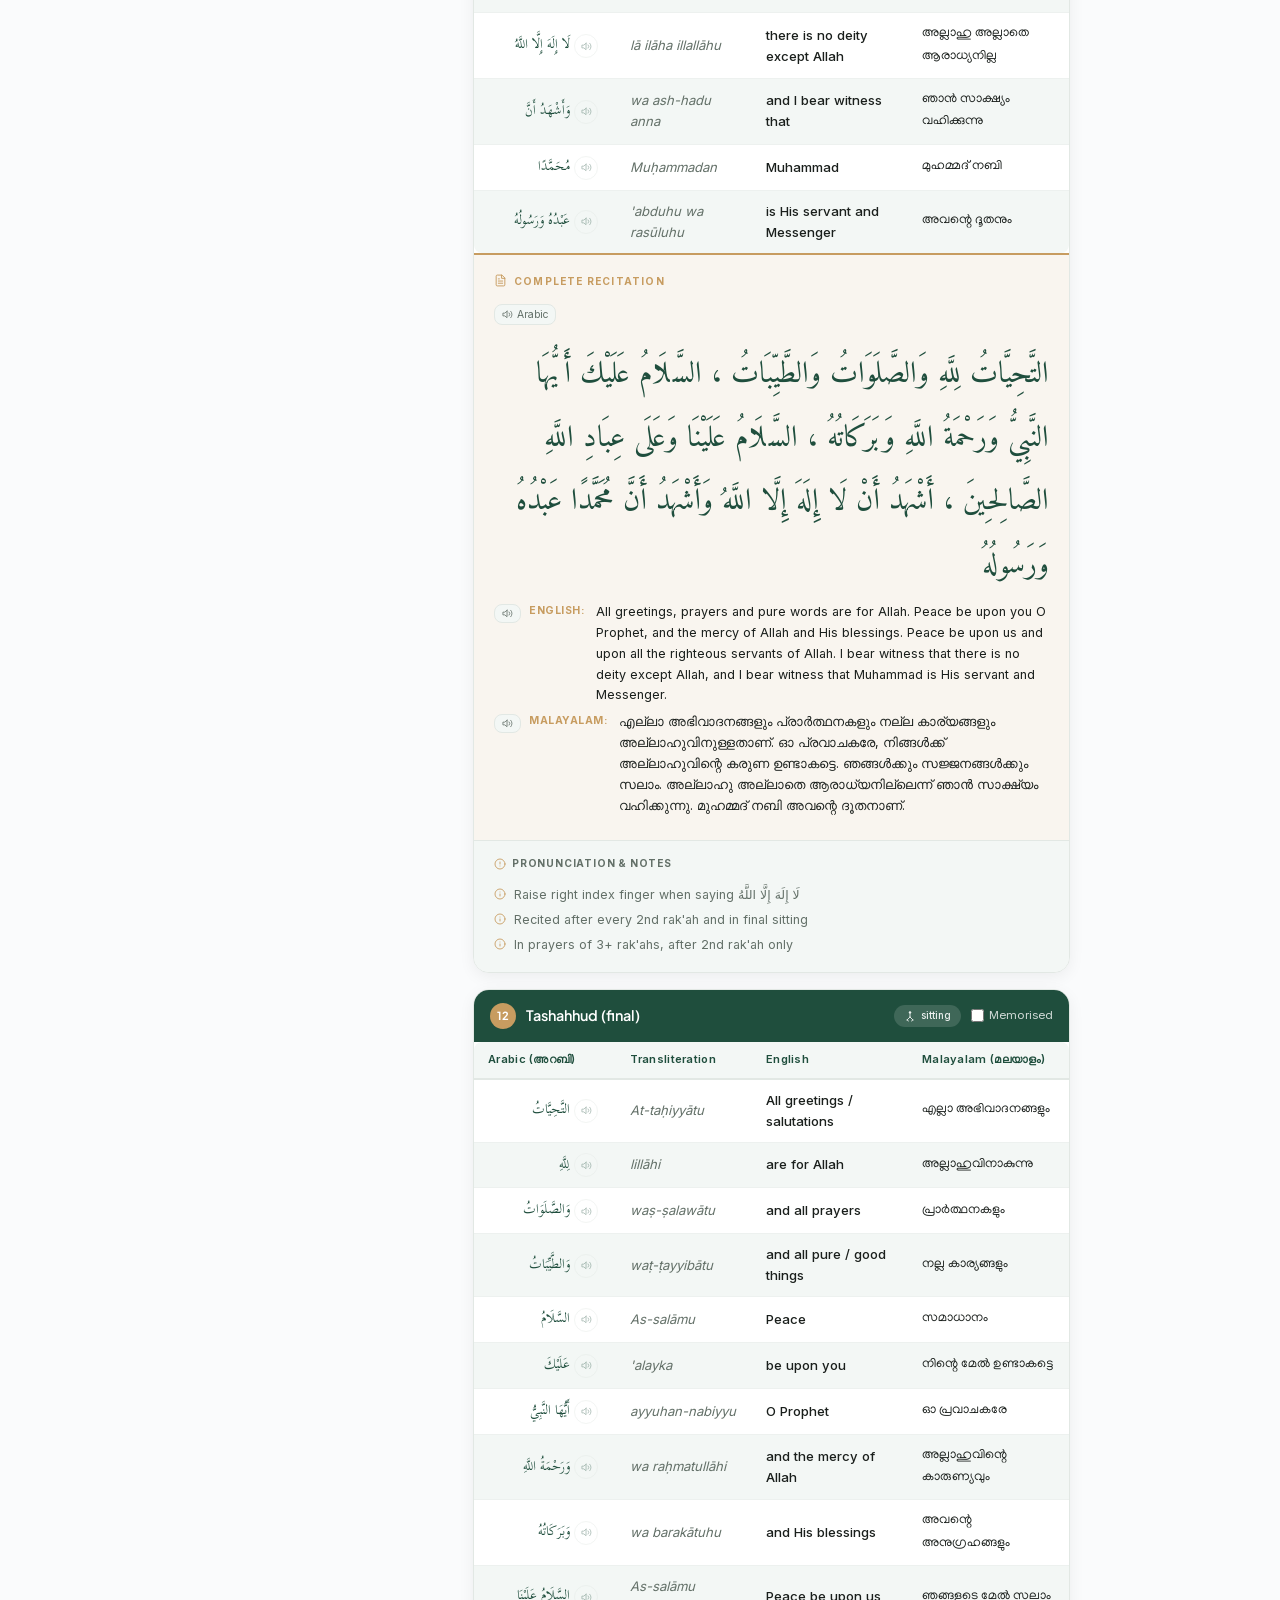
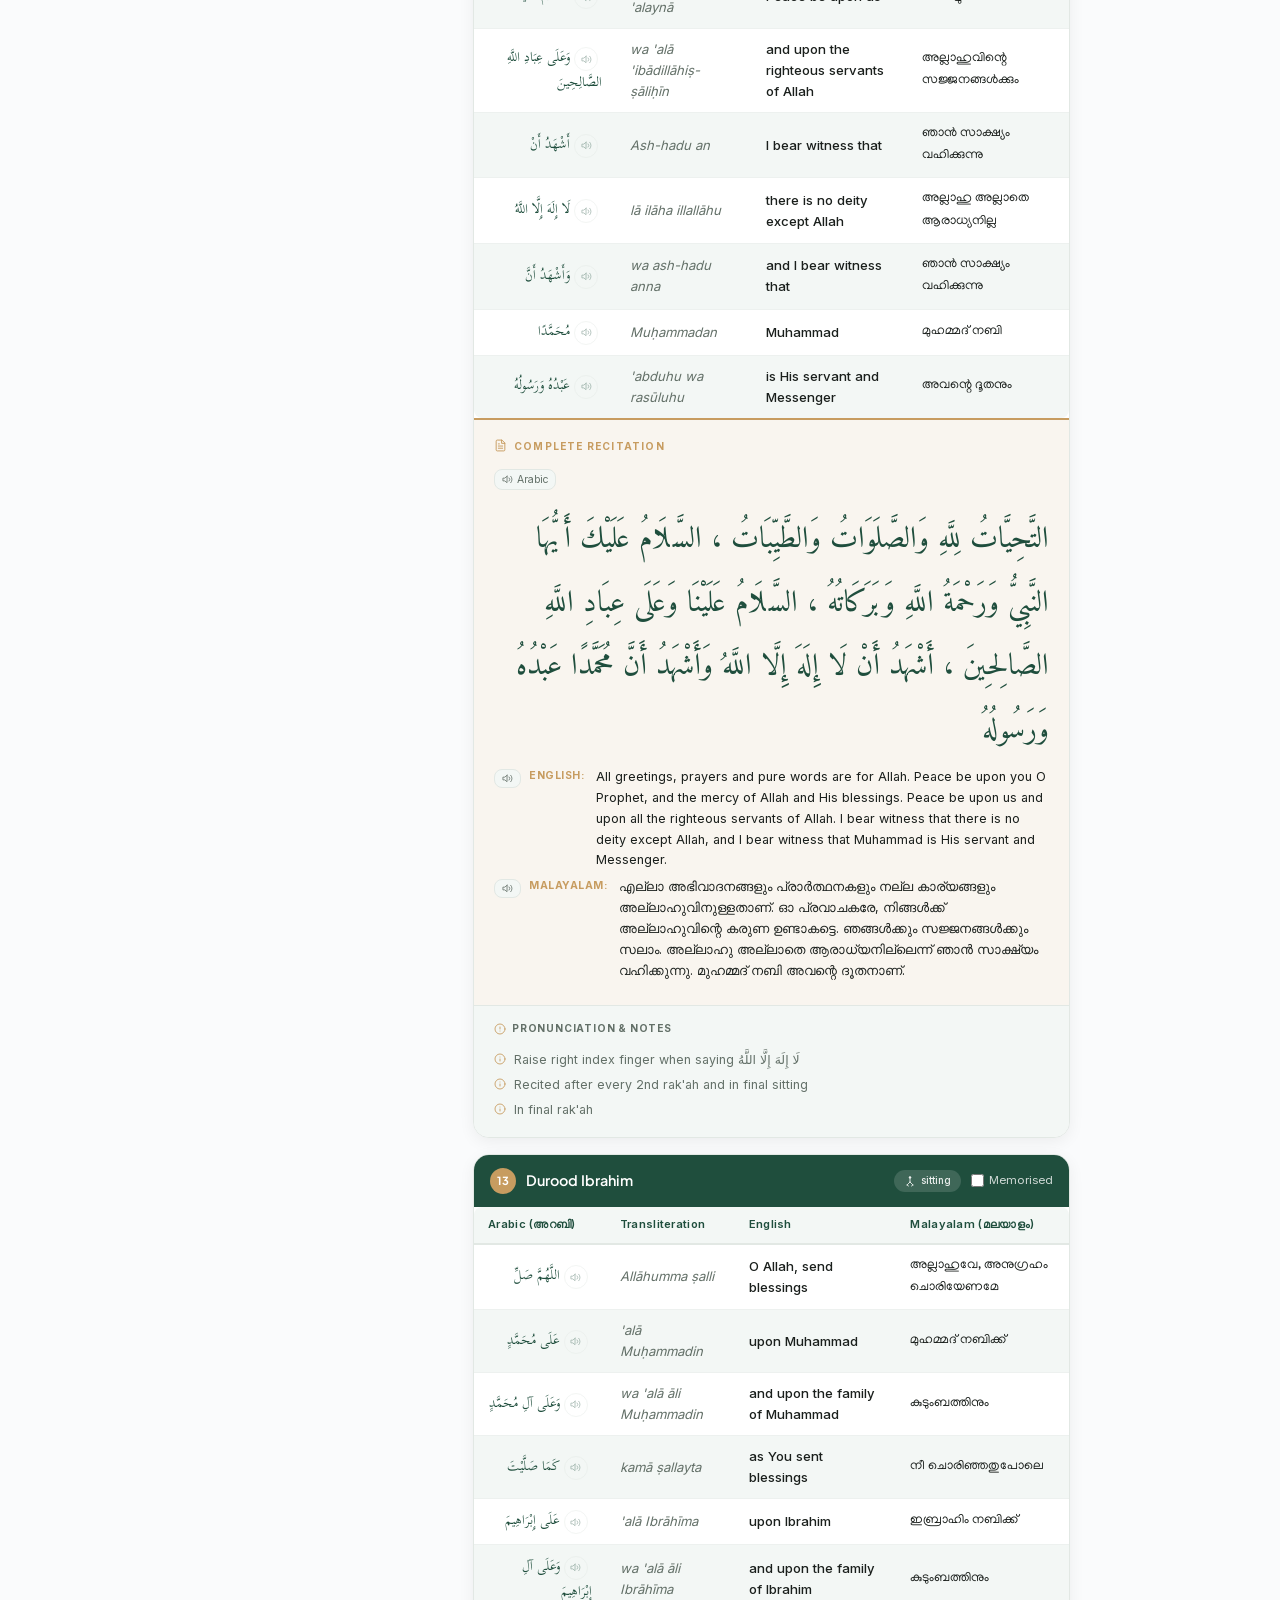
<file: sujood/index.html>
<!DOCTYPE html>
<html lang="en" data-theme="light">
<head>
<meta charset="UTF-8">
<meta name="author" content="Nawavazhi">
<meta name="contact" content="nawavazhi@gmail.com">

<link rel="icon" type="image/png" href="/dua/assets/icons/icon-192.png">
<meta name="viewport" content="width=device-width, initial-scale=1.0">
<title>sujood — dua</title>
<meta name="description" content="sujood — learn every word of your prayer. Arabic, English, Malayalam, word by word. Verse audio, pronunciation, memorisation tracking.">
<meta property="og:title" content="sujood — dua">
<meta property="og:description" content="Learn every word of your prayer in Arabic, English and Malayalam. Verse audio, pronunciation, memorisation tracking.">
<meta property="og:type" content="website">
<link rel="manifest" href="/dua/manifest.json">
<script>if('serviceWorker' in navigator) navigator.serviceWorker.register('/dua/sw.js');</script>
<meta name="theme-color" content="#1f4e3d">

<!-- Noor UI Theme System (loads Inter, Plus Jakarta Sans, Noto Naskh Arabic) -->
<link rel="stylesheet" href="../assets/theme/theme.css">
<link rel="stylesheet" href="../assets/css/base.css">
<link rel="stylesheet" href="./style.css">

<!-- Amiri fallback for Arabic (legacy support) -->
</head>
<body>

<header class="topbar">
  <!-- theme.js rebuilds this with SVG icons on DOMContentLoaded -->
  <span data-icon="menu" class="icon-btn-svg"></span>
  <div class="topbar-title">
    sujood
    <span>Pray with Understanding</span>
  </div>
</header>

<div class="prog-wrap"><div class="prog-fill" id="prog-fill"></div></div>
<div class="prog-label" id="prog-label">Loading...</div>

<nav class="sidebar" id="sidebar">
  <ul id="nav-list" class="nav-list"></ul>
</nav>
<div class="overlay" id="overlay" onclick="closeNav()"></div>

<main class="main" id="main-content">

  <article class="intro-card" id="intro">
    <h1>Comprehensive Salah Guide</h1>
    <p class="intro-tag">Word-by-Word Arabic · English · Malayalam</p>
    <div class="study-tip">
      <strong>Study Tip:</strong> Memorise 3–4 words a day. As you pray, recall each word's
      meaning — this is the path to true <em>Khushoo</em> (focus and devotion).
    </div>

    <div class="sec-label">Daily Prayer Schedule</div>
    <div id="schedule-container">
      <div class="loading">Loading schedule...</div>
    </div>
  </article>

  <div id="sections-container">
    <div class="loading">Loading sections...</div>
  </div>

</main>

<button class="print-fab" id="print-btn" onclick="window.print()">
  Print
</button>

<!-- Theme system must load before builder -->
<script src="../assets/icons/icons.js"></script>

<script src="../assets/theme/theme.js"></script>

<script src="./builder.js"></script>

<script>
  if ('serviceWorker' in navigator) {
    navigator.serviceWorker.register('/dua/sw.js').catch(console.error);
  }
</script>
</body>
</html>
</file>
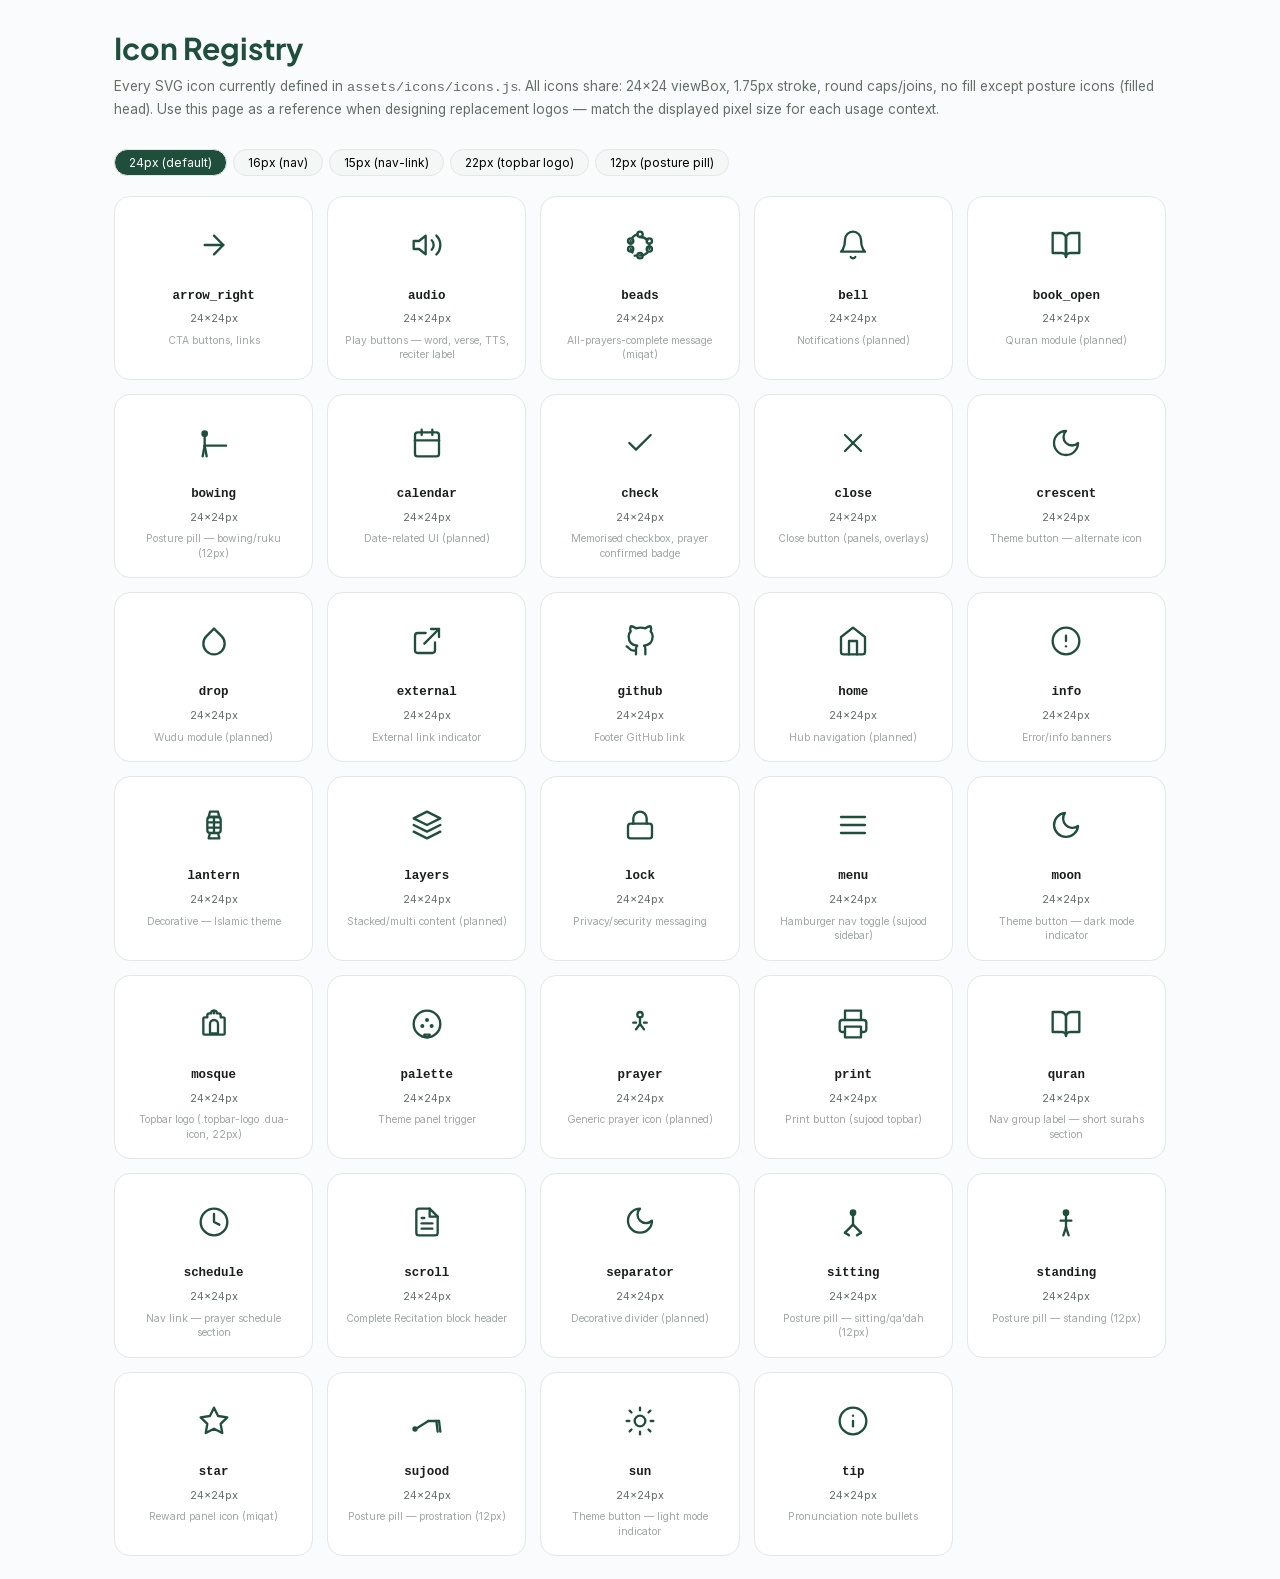
<file: assets/icons/viewer.html>
<!DOCTYPE html>
<html lang="en" data-theme="light">
<head>
<meta charset="UTF-8">
<meta name="viewport" content="width=device-width, initial-scale=1.0">
<meta name="author" content="Nawavazhi">
<meta name="contact" content="nawavazhi@gmail.com">
<title>Icon Registry — dua</title>
<meta name="description" content="Internal reference page listing every SVG icon used across the dua app, with exact dimensions, for replacement reference.">
<link rel="stylesheet" href="../theme/theme.css">
<link rel="stylesheet" href="../css/base.css">
<style>
  body { padding: 24px; max-width: 1100px; margin: 0 auto; background: var(--bg); }
  h1 { font-family: var(--font-display); color: var(--primary); margin-bottom: 4px; }
  .sub { color: var(--muted); font-size: 0.85rem; margin-bottom: 28px; }
  .grid {
    display: grid;
    grid-template-columns: repeat(auto-fill, minmax(180px, 1fr));
    gap: 14px;
  }
  .icon-card {
    background: var(--card);
    border: 1px solid var(--border);
    border-radius: var(--radius-lg, 14px);
    padding: 16px;
    text-align: center;
  }
  .icon-stage {
    display: flex; align-items: center; justify-content: center;
    height: 64px; margin-bottom: 10px;
    color: var(--primary);
  }
  .icon-stage svg { width: 32px; height: 32px; stroke: currentColor; fill: none; }
  .icon-name {
    font-family: 'Courier New', monospace;
    font-size: 0.78rem; font-weight: 700;
    color: var(--text); margin-bottom: 4px;
  }
  .icon-dims {
    font-size: 0.68rem; color: var(--muted);
  }
  .icon-usage {
    font-size: 0.65rem; color: var(--subtle);
    margin-top: 6px; line-height: 1.4;
  }
  .size-toggle {
    display: flex; gap: 6px; margin-bottom: 20px;
  }
  .size-toggle button {
    background: var(--alt-row); border: 1px solid var(--border);
    border-radius: var(--radius-pill); padding: 5px 14px;
    font-size: 0.75rem; cursor: pointer; font-family: var(--font-ui);
  }
  .size-toggle button.active { background: var(--primary); color: var(--primary-fg); }
</style>
</head>
<body>

<h1>Icon Registry</h1>
<p class="sub">
  Every SVG icon currently defined in <code>assets/icons/icons.js</code>.
  All icons share: 24×24 viewBox, 1.75px stroke, round caps/joins, no fill except posture icons (filled head).
  Use this page as a reference when designing replacement logos — match the displayed pixel size for each usage context.
</p>

<div class="size-toggle">
  <button class="active" onclick="setSize(24,this)">24px (default)</button>
  <button onclick="setSize(16,this)">16px (nav)</button>
  <button onclick="setSize(15,this)">15px (nav-link)</button>
  <button onclick="setSize(22,this)">22px (topbar logo)</button>
  <button onclick="setSize(12,this)">12px (posture pill)</button>
</div>

<div class="grid" id="icon-grid"></div>

<script src="./icons.js"></script>
<script>
  const USAGE_NOTES = {
    mosque:   'Topbar logo (.topbar-logo .dua-icon, 22px)',
    sun:      'Theme button — light mode indicator',
    moon:     'Theme button — dark mode indicator',
    crescent: 'Theme button — alternate icon',
    palette:  'Theme panel trigger',
    menu:     'Hamburger nav toggle (sujood sidebar)',
    close:    'Close button (panels, overlays)',
    check:    'Memorised checkbox, prayer confirmed badge',
    print:    'Print button (sujood topbar)',
    info:     'Error/info banners',
    tip:      'Pronunciation note bullets',
    audio:    'Play buttons — word, verse, TTS, reciter label',
    schedule: 'Nav link — prayer schedule section',
    quran:    'Nav group label — short surahs section',
    scroll:   'Complete Recitation block header',
    calendar: 'Date-related UI (planned)',
    star:     'Reward panel icon (miqat)',
    beads:    'All-prayers-complete message (miqat)',
    bell:     'Notifications (planned)',
    drop:     'Wudu module (planned)',
    book_open:'Quran module (planned)',
    layers:   'Stacked/multi content (planned)',
    home:     'Hub navigation (planned)',
    arrow_right: 'CTA buttons, links',
    external: 'External link indicator',
    lock:     'Privacy/security messaging',
    github:   'Footer GitHub link',
    lantern:  'Decorative — Islamic theme',
    prayer:   'Generic prayer icon (planned)',
    standing: 'Posture pill — standing (12px)',
    bowing:   'Posture pill — bowing/ruku (12px)',
    sujood:   'Posture pill — prostration (12px)',
    sitting:  'Posture pill — sitting/qa\'dah (12px)',
    separator:'Decorative divider (planned)'
  };

  function setSize(px, btn) {
    document.querySelectorAll('.icon-stage svg').forEach(s => {
      s.style.width = px + 'px';
      s.style.height = px + 'px';
    });
    document.querySelectorAll('.size-toggle button').forEach(b => b.classList.remove('active'));
    btn.classList.add('active');
    document.querySelectorAll('.icon-dims').forEach(d => d.dataset.current = px);
    renderDims(px);
  }

  function renderDims(px) {
    document.querySelectorAll('.icon-dims').forEach(el => {
      el.textContent = px + '×' + px + 'px';
    });
  }

  function build() {
    const grid = document.getElementById('icon-grid');
    const names = Object.keys(DuaIcons.all).sort();
    grid.innerHTML = names.map(name => `
      <div class="icon-card">
        <div class="icon-stage">${DuaIcons.get(name)}</div>
        <div class="icon-name">${name}</div>
        <div class="icon-dims">24×24px</div>
        <div class="icon-usage">${USAGE_NOTES[name] || 'General use'}</div>
      </div>
    `).join('');
    document.title = `Icon Registry (${names.length} icons) — dua`;
  }

  build();
</script>
</body>
</html>
</file>
<file: assets/theme/theme.css>
/*
 * dua — assets/theme/theme.css
 * Noor UI — Islamic Minimal Design System
 *
 * Usage: <html data-theme="noor">  (light | dark | dua | noor)
 * Import BEFORE style.css in every module's <head>.
 */

/* ════════════════════════════════════════════════════════════════
   BASE FONT IMPORT (loaded once here, not repeated per module)
════════════════════════════════════════════════════════════════ */
/* UI fonts — Inter and Plus Jakarta Sans from Google Fonts */
/* ════════════════════════════════════════════════════════════════
   SELF-HOSTED FONTS — all from assets/fonts/
   No Google Fonts CDN. Works offline after first load.

   Path note: this file is at assets/theme/theme.css
   One level up (..) = assets/, then fonts/ = assets/fonts/
   Correct relative path to fonts = ../fonts/
════════════════════════════════════════════════════════════════ */

/* ── Arabic: Scheherazade New (word-by-word cells, duas) ── */
@font-face {
  font-family: 'Scheherazade New';
  src: url('../fonts/ScheherazadeNew-Regular.woff2') format('woff2');
  font-weight: 400; font-style: normal; font-display: swap;
}
@font-face {
  font-family: 'Scheherazade New';
  src: url('../fonts/ScheherazadeNew-Medium.woff2') format('woff2');
  font-weight: 500; font-style: normal; font-display: swap;
}
@font-face {
  font-family: 'Scheherazade New';
  src: url('../fonts/ScheherazadeNew-SemiBold.woff2') format('woff2');
  font-weight: 600; font-style: normal; font-display: swap;
}
@font-face {
  font-family: 'Scheherazade New';
  src: url('../fonts/ScheherazadeNew-Bold.woff2') format('woff2');
  font-weight: 700; font-style: normal; font-display: swap;
}

/* ── Arabic: Amiri Quran (complete recitation blocks .dua-ar) ── */
@font-face {
  font-family: 'Amiri Quran';
  src: url('../fonts/AmiriQuran-Regular.woff2') format('woff2');
  font-weight: 400; font-style: normal; font-display: swap;
}

/* ── Arabic: Amiri (generic Arabic prose fallback) ── */
@font-face {
  font-family: 'Amiri';
  src: url('../fonts/amiri-regular.woff2') format('woff2');
  font-weight: 400; font-style: normal; font-display: swap;
}
@font-face {
  font-family: 'Amiri';
  src: url('../fonts/amiri-bold.woff2') format('woff2');
  font-weight: 700; font-style: normal; font-display: swap;
}

/* ── UI: Inter variable (body text, labels, table cells) ── */
@font-face {
  font-family: 'Inter';
  src: url('../fonts/InterVariable.woff2') format('woff2');
  font-weight: 100 900; font-style: normal; font-display: swap;
}

/* ── Display: Plus Jakarta Sans variable (headings, buttons, nav) ── */
@font-face {
  font-family: 'Plus Jakarta Sans';
  src: url('../fonts/PlusJakartaSans%5Bwght%5D.woff2') format('woff2');
  font-weight: 200 800; font-style: normal; font-display: swap;
}

/* ── Malayalam: Manjari (word-by-word .ml column) ── */
@font-face {
  font-family: 'Manjari';
  src: url('../fonts/Manjari-Regular.woff2') format('woff2');
  font-weight: 400; font-style: normal; font-display: swap;
}
@font-face {
  font-family: 'Manjari';
  src: url('../fonts/Manjari-Bold.woff2') format('woff2');
  font-weight: 700; font-style: normal; font-display: swap;
}

/* ── Malayalam: Noto Sans Malayalam (fallback if Manjari missing) ── */
@font-face {
  font-family: 'Noto Sans Malayalam';
  src: url('../fonts/NotoSansMalayalam-Regular.woff2') format('woff2');
  font-weight: 400; font-style: normal; font-display: swap;
}
@font-face {
  font-family: 'Noto Sans Malayalam';
  src: url('../fonts/NotoSansMalayalam-Bold.woff2') format('woff2');
  font-weight: 700; font-style: normal; font-display: swap;
}

/* ════════════════════════════════════════════════════════════════
   ARABIC FONTS — self-hosted from assets/fonts/
   Scheherazade New: all Arabic text, duas, word-by-word table
   Amiri Quran:      complete recitation display blocks (.dua-ar)
   SIL Open Font License — free to host and redistribute
════════════════════════════════════════════════════════════════ */






/* ════════════════════════════════════════════════════════════════
   THEME: LIGHT  (default — clean daylight)
════════════════════════════════════════════════════════════════ */
:root,
[data-theme="light"] {
  /* Surface */
  --bg:          #FAFBFC;
  --card:        #FFFFFF;
  --card-alt:    #F6EFE7;
  --alt-row:     #F3F7F5;

  /* Primary — deep green */
  --primary:     #1f4e3d;
  --primary-mid: #2a6953;
  --primary-fg:  #FFFFFF;

  /* Accent — warm gold */
  --accent:      #c79c60;
  --accent-bg:   rgba(199,156,96,0.10);
  --accent-fg:   #FFFFFF;

  /* Text */
  --text:        #1A1F1C;
  --muted:       #637068;
  --subtle:      #A0A8A4;

  /* Border & divider */
  --border:      #E2E8E4;
  --divider:     #EDF1EF;

  /* Semantic */
  --success:     #2a6953;
  --warning:     #c79c60;
  --info:        #1f4e3d;

  /* Arabic */
  --arabic-color: var(--primary);
  --arabic-font:  'Scheherazade New', 'Noto Naskh Arabic', serif;

  /* Shadow */
  --shadow-card: 0 4px 16px rgba(0,0,0,0.06);
  --shadow-bar:  0 2px 8px  rgba(0,0,0,0.10);

  /* Layout */
  --nav-w:       255px;
  --radius-sm:   8px;
  --radius-md:   12px;
  --radius-lg:   16px;
  --radius-pill: 100px;

  /* Typography */
  --font-ui:     'Inter', 'Segoe UI', system-ui, sans-serif;
  --font-display:'Plus Jakarta Sans', 'Inter', sans-serif;
}

/* ════════════════════════════════════════════════════════════════
   THEME: DARK  (deep night, green accents)
════════════════════════════════════════════════════════════════ */
[data-theme="dark"] {
  --bg:          #0D1110;
  --card:        #161C19;
  --card-alt:    #1C2420;
  --alt-row:     #1A211E;

  --primary:     #3DB882;
  --primary-mid: #52C993;
  --primary-fg:  #0D1110;

  --accent:      #D7A055;
  --accent-bg:   rgba(215,160,85,0.10);
  --accent-fg:   #0D1110;

  --text:        #E8EDE9;
  --muted:       #8A9A91;
  --subtle:      #4A5A52;

  --border:      #243028;
  --divider:     #1E2A24;

  --arabic-color: #3DB882;

  --shadow-card: 0 4px 24px rgba(0,0,0,0.35);
  --shadow-bar:  0 2px 10px rgba(0,0,0,0.50);
}

/* ════════════════════════════════════════════════════════════════
   THEME: DUA  (original warm green — the project's heritage look)
════════════════════════════════════════════════════════════════ */
[data-theme="dua"] {
  --bg:          #4a4d50;
  --card:        #FFFFFF;
  --card-alt:    #f6faf7;
  --alt-row:     #f6faf7;

  --primary:     #1f4e3d;
  --primary-mid: #2a6953;
  --primary-fg:  #FFFFFF;

  --accent:      #c79c60;
  --accent-bg:   rgba(199,156,96,0.10);
  --accent-fg:   #FFFFFF;

  --text:        #2a2a2a;
  --muted:       #666666;
  --subtle:      #999999;

  --border:      #e2e8e4;
  --divider:     #edf1ef;

  --arabic-color: #1f4e3d;

  --shadow-card: 0 4px 24px rgba(0,0,0,0.12);
  --shadow-bar:  0 2px 10px rgba(0,0,0,0.50);
}

/* ════════════════════════════════════════════════════════════════
   THEME: NOOR  (Islamic Minimal — the new design language)
════════════════════════════════════════════════════════════════ */
[data-theme="noor"] {
  /* Surface — soft cream and white */
  --bg:          #FAFBFC;
  --card:        #FFFFFF;
  --card-alt:    #F6EFE7;
  --alt-row:     #F9F5F0;

  /* Primary — Noor Blue */
  --primary:     #4A6580;
  --primary-mid: #6F88A5;
  --primary-fg:  #FFFFFF;

  /* Accent — Warm Gold */
  --accent:      #D7A055;
  --accent-bg:   rgba(215,160,85,0.09);
  --accent-fg:   #FFFFFF;

  /* Secondary — Sage Green */
  --sage:        #8D9B78;
  --sage-bg:     rgba(141,155,120,0.08);

  /* Text */
  --text:        #1E2530;
  --muted:       #6B7A8D;
  --subtle:      #B0BBC8;

  /* Border */
  --border:      #E8EDF2;
  --divider:     #F0F4F7;

  /* Semantic */
  --success:     #8D9B78;
  --warning:     #D7A055;
  --info:        #6F88A5;

  /* Arabic */
  --arabic-color: #4A6580;

  /* Shadow — very soft, Noor spec */
  --shadow-card: 0 4px 16px rgba(0,0,0,0.06);
  --shadow-bar:  0 1px 8px  rgba(0,0,0,0.08);

  /* Typography override */
  --font-ui:      'Inter', system-ui, sans-serif;
  --font-display: 'Plus Jakarta Sans', 'Inter', sans-serif;
  --font-ml:      'Manjari', 'Noto Sans Malayalam', sans-serif;
}

/* ════════════════════════════════════════════════════════════════
   TRANSITION — smooth theme switching
════════════════════════════════════════════════════════════════ */
*, *::before, *::after {
  transition:
    background-color 0.25s ease,
    border-color     0.25s ease,
    color            0.25s ease,
    box-shadow       0.25s ease;
}
/* Disable transition on elements where it looks jarring */
.ar, img, svg { transition: none; }
</file>
<file: assets/css/base.css>
/*
 * dua — assets/css/common.css
 * Shared layout used by ALL modules: salah, reminder, ablution, quran.
 * Contains: reset, topbar, sidebar, nav, progress, overlay, print base, utilities.
 * Module-specific styles (word tables, dua blocks, etc.) live in each module's style.css.
 *
 * Load order in every module HTML:
 *   <link rel="stylesheet" href="../assets/theme/theme.css">
 *   <link rel="stylesheet" href="../assets/css/common.css">
 *   <link rel="stylesheet" href="./style.css">
 */

/* ── RESET ── */
*, *::before, *::after { box-sizing: border-box; margin: 0; padding: 0; }

/* Ensure HTML [hidden] attribute always works,
   even when a class (like .screen-center) sets display:flex */
[hidden] { display: none !important; }

body {
  font-family: var(--font-ui, 'Inter', system-ui, sans-serif);
  font-size: 15px;
  line-height: 1.6;
  background: var(--bg);
  color: var(--text);
  min-height: 100vh;
  scroll-behavior: smooth;
  -webkit-font-smoothing: antialiased;
}

a { color: inherit; text-decoration: none; }
ul { list-style: none; }

/* ── TOP BAR ── */
.topbar {
  position: fixed; top: 0; left: 0; right: 0; z-index: 500;
  height: 54px;
  background: var(--primary);
  display: flex; align-items: center;
  padding: 0 14px; gap: 10px;
  box-shadow: var(--shadow-bar);
}

.topbar-logo {
  display: flex; align-items: center; gap: 8px;
  flex: 1; min-width: 0;
}

.topbar-logo .dua-icon {
  width: 22px; height: 22px;
  color: var(--accent);
  flex-shrink: 0;
  display: block;
}

.topbar-title {
  color: var(--primary-fg);
  font-family: var(--font-display, 'Plus Jakarta Sans', sans-serif);
  font-size: 0.95rem;
  font-weight: 700;
  line-height: 1.2;
  white-space: nowrap;
  overflow: hidden;
  text-overflow: ellipsis;
}

.topbar-title span {
  display: block;
  font-size: 0.62rem;
  font-weight: 400;
  opacity: 0.7;
  font-family: var(--font-ui);
}

.topbar-actions {
  display: flex; align-items: center; gap: 6px;
  flex-shrink: 0;
}

/* Icon button — used for menu, theme switcher, etc. */
.icon-btn {
  background: rgba(255,255,255,0.12);
  border: none;
  color: var(--primary-fg);
  width: 36px; height: 36px;
  border-radius: 50%;
  cursor: pointer;
  display: flex; align-items: center; justify-content: center;
  transition: background 0.2s;
  flex-shrink: 0;
}
.icon-btn:hover { background: rgba(255,255,255,0.22); }
.icon-btn svg  { width: 18px; height: 18px; stroke: currentColor; fill: none; }

/* Theme switcher button — slightly wider for label */
.theme-btn {
  background: rgba(255,255,255,0.12);
  border: none;
  color: var(--primary-fg);
  height: 34px;
  padding: 0 10px;
  border-radius: var(--radius-pill);
  cursor: pointer;
  display: flex; align-items: center; gap: 6px;
  font-size: 0.72rem;
  font-weight: 600;
  letter-spacing: 0.3px;
  transition: background 0.2s;
  flex-shrink: 0;
}
.theme-btn:hover { background: rgba(255,255,255,0.22); }
.theme-btn svg  { width: 14px; height: 14px; stroke: currentColor; fill: none; }

/* ── THEME PANEL ── */
.theme-panel {
  position: fixed;
  top: 62px; right: 14px;
  z-index: 600;
  background: var(--card);
  border: 1px solid var(--border);
  border-radius: var(--radius-md);
  box-shadow: var(--shadow-card), 0 8px 32px rgba(0,0,0,0.12);
  padding: 12px;
  min-width: 220px;
  display: none;
}
.theme-panel.open { display: block; }

.theme-panel-title {
  font-size: 0.65rem;
  text-transform: uppercase;
  letter-spacing: 1.2px;
  color: var(--muted);
  margin-bottom: 10px;
  padding: 0 4px;
}

.theme-options {
  display: grid;
  grid-template-columns: 1fr 1fr;
  gap: 8px;
}

.theme-option {
  border: 2px solid var(--border);
  border-radius: var(--radius-sm);
  padding: 10px 8px;
  cursor: pointer;
  background: var(--bg);
  transition: border-color 0.15s, background 0.15s;
  display: flex; flex-direction: column; align-items: center; gap: 6px;
  text-align: center;
}
.theme-option:hover { border-color: var(--primary-mid); }
.theme-option.active { border-color: var(--accent); background: var(--accent-bg); }

.theme-option-swatch {
  width: 32px; height: 20px;
  border-radius: 4px;
  border: 1px solid rgba(0,0,0,0.08);
}
.theme-option-name {
  font-size: 0.7rem;
  font-weight: 600;
  color: var(--text);
}
.theme-option-desc {
  font-size: 0.58rem;
  color: var(--muted);
}

/* Swatch colors per theme */
.swatch-light  { background: linear-gradient(135deg, #FAFBFC 50%, #1f4e3d 50%); }
.swatch-dark   { background: linear-gradient(135deg, #0D1110 50%, #3DB882 50%); }
.swatch-dua    { background: linear-gradient(135deg, #4a4d50 50%, #1f4e3d 50%); }
.swatch-noor   { background: linear-gradient(135deg, #F6EFE7 50%, #6F88A5 50%); }

/* ── PROGRESS BAR ── */
.prog-wrap {
  position: fixed; top: 54px; left: 0; right: 0; z-index: 490;
  height: 2px;
  background: rgba(0,0,0,0.08);
}
.prog-fill {
  height: 100%;
  background: var(--accent);
  transition: width 0.4s ease;
  width: 0;
}
.prog-label {
  position: fixed; top: 60px; right: 12px; z-index: 491;
  font-size: 0.62rem;
  background: var(--primary);
  color: rgba(255,255,255,0.9);
  padding: 2px 10px;
  border-radius: var(--radius-pill);
  font-weight: 500;
  letter-spacing: 0.2px;
}

/* ── SIDEBAR ── */
.sidebar {
  position: fixed; top: 54px; left: 0; bottom: 0; z-index: 400;
  width: var(--nav-w, 255px);
  background: var(--card);
  border-right: 1px solid var(--border);
  overflow-y: auto;
  padding: 16px 0 24px;
  transform: translateX(-100%);
  transition: transform 0.3s ease;
}
.sidebar.open { transform: translateX(0); }

.nav-group-label {
  display: flex; align-items: center; gap: 7px;
  font-size: 0.6rem;
  text-transform: uppercase;
  letter-spacing: 1.4px;
  color: var(--subtle);
  padding: 14px 16px 5px;
  font-weight: 600;
}
.nav-group-label svg {
  width: 12px; height: 12px;
  stroke: var(--muted);
  fill: none;
  flex-shrink: 0;
}

.nav-list { padding: 0; }

.nav-link {
  display: flex; align-items: center; gap: 8px;
  padding: 7px 16px;
  text-decoration: none;
  color: var(--text);
  font-size: 0.78rem;
  border-left: 2px solid transparent;
  transition: background 0.15s, border-color 0.15s;
}
.nav-link:hover  {
  background: var(--alt-row);
  border-left-color: var(--accent);
}
.nav-link.active {
  background: var(--alt-row);
  border-left-color: var(--primary);
  color: var(--primary);
  font-weight: 600;
}

/* Constrain inline SVG icons inside nav links — without this they auto-size
   to their viewBox (24px) which makes the schedule icon much bigger than text */
.nav-link svg {
  width: 15px; height: 15px;
  stroke: currentColor;
  fill: none;
  flex-shrink: 0;
}

.nav-check {
  width: 16px; height: 16px;
  flex-shrink: 0;
  display: flex; align-items: center; justify-content: center;
}
.nav-check svg {
  width: 12px; height: 12px;
  stroke: var(--accent);
  fill: none;
}
/* Hide check icon when not done */
.nav-check:empty { visibility: hidden; }

.nav-separator {
  height: 1px;
  background: var(--divider);
  margin: 8px 16px;
}

.overlay {
  display: none;
  position: fixed; inset: 0; z-index: 399;
  background: rgba(0,0,0,0.45);
  backdrop-filter: blur(2px);
}
.overlay.show { display: block; }

/* ── MAIN CONTENT ── */
.main {
  padding-top: 74px;
  padding-bottom: 96px;
  padding-left: 20px;
  padding-right: 20px;
  max-width: 900px;
  margin: 0 auto;
}

/* ── INTRO CARD ── */
.intro-card {
  background: var(--card);
  border-radius: var(--radius-lg);
  box-shadow: var(--shadow-card);
  padding: 28px 24px;
  margin-bottom: 20px;
  border: 1px solid var(--border);
}

.intro-card h1 {
  display: flex; align-items: center; gap: 10px;
  color: var(--primary);
  font-family: var(--font-display);
  font-size: 1.3rem;
  font-weight: 700;
  text-align: center;
  margin-bottom: 4px;
  justify-content: center;
}
.intro-card h1 svg {
  width: 22px; height: 22px;
  stroke: var(--accent);
  fill: none;
  flex-shrink: 0;
}

.intro-tag {
  text-align: center;
  color: var(--muted);
  font-size: 0.8rem;
  margin-bottom: 20px;
}

.study-tip {
  background: var(--accent-bg);
  border-left: 3px solid var(--accent);
  border-radius: 0 var(--radius-sm) var(--radius-sm) 0;
  padding: 12px 16px;
  font-size: 0.8rem;
  margin-bottom: 20px;
  line-height: 1.65;
  display: flex;
  align-items: flex-start;
  gap: 10px;
}
.study-tip svg {
  width: 16px; height: 16px;
  stroke: var(--accent);
  fill: none;
  flex-shrink: 0;
  margin-top: 2px;
}
.study-tip strong { color: var(--accent); }

.sec-label {
  display: flex; align-items: center; gap: 7px;
  font-size: 0.65rem;
  text-transform: uppercase;
  letter-spacing: 1.5px;
  color: var(--primary);
  font-weight: 700;
  margin-bottom: 10px;
}
.sec-label svg {
  width: 13px; height: 13px;
  stroke: var(--primary);
  fill: none;
}

/* Shared animation */
@keyframes spin { to { transform: rotate(360deg); }
</file>
<file: miqat/style.css>
/*
 * dua — miqat/style.css
 * Prayer times + reminder module. Miqat-specific styles only.
 * Base layout (topbar, page-wrap) is in ../assets/css/base.css
 */

/* ── SCREENS ── */
.screen-center {
  display: flex; flex-direction: column; align-items: center;
  justify-content: center; min-height: calc(100vh - 54px);
  padding: 24px; text-align: center;
}

.loading-ring {
  width: 36px; height: 36px;
  border: 3px solid var(--border);
  border-top-color: var(--primary);
  border-radius: 50%;
  animation: spin 0.9s linear infinite;
  margin-bottom: 12px;
}
@keyframes spin { to { transform: rotate(360deg); } }

/* ── SETUP CARD ── */
.setup-card {
  width: 100%; max-width: 420px;
  background: var(--card);
  border: 1px solid var(--border);
  border-radius: var(--radius-lg);
  padding: 32px 28px;
  text-align: left;
}
.setup-icon { color: var(--accent); margin-bottom: 16px; }
.setup-icon svg { width: 32px; height: 32px; stroke: currentColor; fill: none; }
.setup-title {
  font-family: var(--font-display);
  font-size: 1.3rem; font-weight: 700;
  color: var(--primary); margin-bottom: 8px;
}
.setup-sub {
  font-size: 0.8rem; color: var(--muted);
  line-height: 1.6; margin-bottom: 24px;
}
.setup-error {
  background: rgba(168,0,0,0.08);
  border: 1px solid rgba(168,0,0,0.2);
  color: #8B0000;
  padding: 10px 14px;
  border-radius: var(--radius-sm);
  font-size: 0.78rem;
  margin-bottom: 16px;
}
.setup-gps-btn { width: 100%; margin-bottom: 16px; }
.setup-divider {
  text-align: center; font-size: 0.72rem;
  color: var(--subtle); margin: 16px 0;
  position: relative;
}
.setup-divider::before, .setup-divider::after {
  content: ''; position: absolute; top: 50%;
  width: 40%; height: 1px; background: var(--border);
}
.setup-divider::before { left: 0; }
.setup-divider::after { right: 0; }
.setup-city-row { display: flex; flex-direction: column; gap: 8px; margin-bottom: 14px; }
.setup-input {
  width: 100%; padding: 10px 12px;
  border: 1.5px solid var(--border);
  border-radius: var(--radius-sm);
  background: var(--bg);
  color: var(--text);
  font-size: 0.85rem;
  font-family: var(--font-ui);
  transition: border-color 0.15s;
}
.setup-input:focus { outline: none; border-color: var(--primary); }
.setup-method-row { margin-bottom: 20px; }
.setup-label { display: block; font-size: 0.75rem; font-weight: 600; color: var(--muted); margin-bottom: 6px; }
.setup-select {
  width: 100%; padding: 9px 12px;
  border: 1.5px solid var(--border);
  border-radius: var(--radius-sm);
  background: var(--card); color: var(--text);
  font-size: 0.8rem; font-family: var(--font-ui);
  cursor: pointer;
}

/* ── LOCATION BAR ── */
.location-bar {
  display: flex; align-items: center; gap: 8px;
  padding: 8px 16px;
  background: var(--alt-row);
  border-bottom: 1px solid var(--border);
  font-size: 0.78rem;
}
.location-name { flex: 1; font-weight: 600; color: var(--text); }
.times-status { font-size: 0.7rem; color: var(--muted); }
.location-change-btn {
  background: none; border: 1px solid var(--border);
  border-radius: var(--radius-pill);
  padding: 3px 10px; font-size: 0.7rem;
  color: var(--muted); cursor: pointer;
  font-family: var(--font-ui);
  transition: border-color 0.15s, color 0.15s;
}
.location-change-btn:hover { border-color: var(--primary); color: var(--primary); }
.notif-btn {
  background: var(--primary); color: var(--primary-fg);
  border: none; border-radius: var(--radius-pill);
  padding: 4px 12px; font-size: 0.7rem;
  cursor: pointer; font-family: var(--font-ui);
}
.notif-on { font-size: 0.7rem; color: var(--accent); font-weight: 600; }

/* ── HERO CARD ── */
.next-card {
  margin: 0; padding: 32px 24px 28px;
  background: var(--primary);
  color: var(--primary-fg);
  text-align: center;
  position: relative;
  overflow: hidden;
  transition: background 0.4s;
}
.next-card.active { background: var(--accent); }
.next-card.prayed { background: var(--primary-mid, #2a6953); }
.next-card::before {
  content: '';
  position: absolute;
  top: -40px; right: -40px;
  width: 180px; height: 180px;
  border-radius: 50%;
  background: rgba(255,255,255,0.04);
}
.hero-label {
  font-size: 0.65rem; text-transform: uppercase;
  letter-spacing: 2px; opacity: 0.7;
  margin-bottom: 12px; font-family: var(--font-display);
}
.hero-ar {
  font-family: 'Scheherazade New', 'Amiri', serif;
  font-size: 2.6rem; font-weight: 400;
  line-height: 1.3; color: rgba(255,255,255,0.95);
  margin-bottom: 2px;
  direction: rtl;
}
.hero-en {
  font-family: var(--font-display);
  font-size: 1rem; font-weight: 600;
  opacity: 0.9; margin-bottom: 2px;
}
.hero-ml {
  font-family: var(--font-ml, 'Manjari', sans-serif);
  font-size: 0.8rem; opacity: 0.7; margin-bottom: 16px;
}
.hero-time {
  font-family: var(--font-display);
  font-size: 2rem; font-weight: 700;
  letter-spacing: -0.02em;
  margin-bottom: 4px;
}
.hero-countdown {
  font-size: 0.78rem; opacity: 0.75; margin-bottom: 20px;
  font-family: var(--font-ui); letter-spacing: 0.5px;
}
.hero-countdown.countdown-urgent { opacity: 1; color: #FFE082; }
.hero-countdown.countdown-active { opacity: 1; }

.prayed-btn {
  display: inline-flex; align-items: center; gap: 7px;
  background: rgba(255,255,255,0.18);
  border: 1.5px solid rgba(255,255,255,0.4);
  color: #fff;
  padding: 11px 24px;
  border-radius: var(--radius-pill);
  font-size: 0.88rem; font-weight: 600;
  cursor: pointer; font-family: var(--font-display);
  transition: background 0.15s;
  margin-bottom: 8px;
}
.prayed-btn svg { width: 16px; height: 16px; stroke: currentColor; fill: none; }
.prayed-btn:hover { background: rgba(255,255,255,0.28); }

.qalah-btn {
  display: block; margin: 0 auto;
  background: none; border: none;
  color: rgba(255,255,255,0.55);
  font-size: 0.72rem; cursor: pointer;
  font-family: var(--font-ui);
  text-decoration: underline;
}
.prayed-tag {
  display: inline-flex; align-items: center; gap: 6px;
  background: rgba(255,255,255,0.18);
  padding: 8px 18px; border-radius: var(--radius-pill);
  font-size: 0.82rem; font-weight: 600;
}
.prayed-tag svg { width: 14px; height: 14px; stroke: currentColor; fill: none; }

/* ── STREAK ── */
.streak-bar {
  display: flex; align-items: center; gap: 10px;
  padding: 8px 16px;
  background: var(--alt-row);
  border-bottom: 1px solid var(--border);
}
.streak-count {
  font-size: 0.72rem; font-weight: 700;
  color: var(--accent); font-family: var(--font-display);
}
.streak-milestone {
  font-size: 0.7rem; color: var(--muted);
  font-style: italic;
}

/* ── REWARD PANEL ── */
.reward-panel {
  background: var(--card);
  border: 1.5px solid var(--accent);
  border-radius: var(--radius-lg);
  margin: 16px;
  overflow: hidden;
}
.reward-content { padding: 24px; text-align: center; }
.reward-icon { color: var(--accent); margin-bottom: 8px; }
.reward-icon svg { width: 28px; height: 28px; stroke: currentColor; fill: none; }
.reward-prayer {
  font-family: var(--font-display); font-size: 1rem;
  font-weight: 700; color: var(--primary);
  margin-bottom: 4px;
}
.reward-qalah-note {
  font-size: 0.72rem; color: var(--muted);
  margin-bottom: 12px;
}
.reward-text-en {
  font-size: 0.88rem; color: var(--text);
  line-height: 1.65; margin-bottom: 8px;
}
.reward-text-ml {
  font-family: var(--font-ml, 'Manjari', sans-serif);
  font-size: 0.85rem; color: var(--muted);
  line-height: 1.7; margin-bottom: 8px;
}
.reward-source {
  font-size: 0.7rem; color: var(--subtle);
  font-style: italic; margin-bottom: 16px;
}
.all-done-msg {
  display: flex; align-items: center; justify-content: center; gap: 8px;
  background: var(--alt-row);
  border-radius: var(--radius-sm);
  padding: 10px 16px;
  font-size: 0.8rem; color: var(--primary);
  font-weight: 600; margin-bottom: 16px;
}
.all-done-msg svg { width: 16px; height: 16px; stroke: currentColor; fill: none; }
.reward-close {
  background: none; border: 1px solid var(--border);
  border-radius: var(--radius-pill);
  padding: 6px 20px; font-size: 0.78rem;
  color: var(--muted); cursor: pointer;
  font-family: var(--font-ui);
}

/* ── SECTION CARD ── */
.section-card {
  margin: 16px;
  background: var(--card);
  border: 1px solid var(--border);
  border-radius: var(--radius-lg);
  overflow: hidden;
}
.section-head {
  display: flex; align-items: center; justify-content: space-between;
  padding: 12px 16px;
  border-bottom: 1px solid var(--border);
  font-size: 0.75rem; font-weight: 700;
  text-transform: uppercase; letter-spacing: 1px;
  color: var(--muted);
}

/* ── PRAYER LIST ── */
.prayer-list { }
.prayer-row {
  display: grid;
  grid-template-columns: 1fr auto auto auto;
  align-items: center; gap: 8px;
  padding: 12px 16px;
  border-bottom: 1px solid var(--border);
  transition: background 0.15s;
}
.prayer-row:last-child { border-bottom: none; }
.prayer-row.row-current { background: rgba(199,156,96,0.06); }
.prayer-row.row-prayed  { opacity: 0.7; }
.prayer-row.row-missed  { background: rgba(139,58,58,0.04); }

.row-prayer { display: flex; flex-direction: column; gap: 1px; }
.row-ar {
  font-family: 'Scheherazade New', serif;
  font-size: 1.1rem; color: var(--primary); direction: rtl;
  text-align: left;
}
.row-en { font-size: 0.78rem; font-weight: 600; color: var(--text); }
.row-ml { font-family: var(--font-ml, 'Manjari', sans-serif); font-size: 0.72rem; color: var(--muted); }
.row-time { font-family: var(--font-display); font-size: 0.85rem; font-weight: 600; color: var(--text); white-space: nowrap; }
.row-status { }
.row-btn {
  background: var(--primary); color: var(--primary-fg);
  border: none; border-radius: var(--radius-pill);
  width: 32px; height: 32px;
  display: flex; align-items: center; justify-content: center;
  cursor: pointer; transition: background 0.15s, transform 0.1s;
}
.row-btn:hover { background: var(--primary-mid); transform: scale(1.1); }
.row-btn svg { width: 14px; height: 14px; stroke: currentColor; fill: none; }

/* Badges */
.badge {
  display: inline-flex; align-items: center; gap: 3px;
  padding: 3px 8px; border-radius: var(--radius-pill);
  font-size: 0.65rem; font-weight: 700;
  white-space: nowrap;
}
.badge svg { width: 10px; height: 10px; stroke: currentColor; fill: none; }
.badge-prayed { background: rgba(31,78,61,0.12); color: var(--primary); }
.badge-qalah  { background: rgba(199,156,96,0.15); color: #8B6914; }
.badge-missed { background: rgba(139,58,58,0.12); color: #8B3A3A; }
.badge-now    { background: var(--accent); color: #fff; }
.badge-next   { background: var(--alt-row); color: var(--muted); border: 1px solid var(--border); }

/* ── CHART ── */
.chart-toggle { display: flex; gap: 4px; }
.chart-tab {
  background: none; border: 1px solid var(--border);
  border-radius: var(--radius-pill);
  padding: 3px 10px; font-size: 0.65rem;
  color: var(--muted); cursor: pointer;
  font-family: var(--font-ui);
  transition: all 0.15s;
}
.chart-tab.active { background: var(--primary); color: var(--primary-fg); border-color: var(--primary); }

.chart-wrap { padding: 12px 16px 16px; overflow-x: auto; }
.chart-grid {
  display: grid;
  grid-template-columns: 90px repeat(var(--chart-cols), 1fr);
  gap: 3px;
  min-width: 320px;
}
.chart-col-header { }
.chart-day-label {
  display: flex; flex-direction: column; align-items: center;
  font-size: 0.6rem; color: var(--muted); font-weight: 600;
  line-height: 1.3;
}
.chart-day-label.today { color: var(--primary); }
.chart-day-label span { font-size: 0.58rem; }

.chart-prayer-label {
  display: flex; flex-direction: column;
  justify-content: center;
  gap: 1px; padding-right: 8px;
}
.chart-label-ar {
  font-family: 'Scheherazade New', serif;
  font-size: 0.95rem; color: var(--primary);
  direction: rtl; text-align: right;
}
.chart-label-en { font-size: 0.62rem; color: var(--muted); }

.chart-cell {
  aspect-ratio: 1;
  border-radius: 3px;
  min-width: 12px;
}
.cell-prayed  { background: var(--primary); }
.cell-qalah   { background: #c79c60; }
.cell-missed  { background: #8B3A3A; }
.cell-pending { background: var(--border); }
.cell-future  { background: transparent; border: 1px solid var(--border); }
.cell-empty   { background: var(--alt-row); }

.chart-legend {
  display: flex; gap: 12px; flex-wrap: wrap;
  margin-top: 12px; font-size: 0.65rem; color: var(--muted);
}
.legend-item { display: flex; align-items: center; gap: 5px; }
.legend-dot {
  width: 10px; height: 10px;
  border-radius: 2px; display: inline-block;
}

/* ── QALAH ── */
.qalah-desc { padding: 10px 16px; font-size: 0.78rem; color: var(--muted); line-height: 1.6; }
.qalah-clear {
  display: flex; align-items: center; gap: 8px;
  padding: 16px; font-size: 0.82rem;
  color: var(--primary); font-weight: 600;
}
.qalah-clear svg { width: 16px; height: 16px; stroke: currentColor; fill: none; }
.qalah-total {
  padding: 10px 16px 0;
  font-size: 0.8rem; font-weight: 700;
  color: #8B3A3A;
}
.qalah-msg {
  padding: 6px 16px 12px;
  font-size: 0.75rem; color: var(--muted);
  font-style: italic; line-height: 1.55;
}
.qalah-list { padding: 0 16px 16px; display: flex; flex-direction: column; gap: 8px; }
.qalah-row {
  display: flex; align-items: center; gap: 10px;
  padding: 10px 12px;
  background: var(--alt-row);
  border-radius: var(--radius-sm);
  border: 1px solid var(--border);
}
.qalah-name {
  flex: 1; font-size: 0.82rem; font-weight: 600;
  color: var(--text); font-family: var(--font-display);
}
.qalah-count {
  background: rgba(139,58,58,0.12); color: #8B3A3A;
  padding: 2px 8px; border-radius: var(--radius-pill);
  font-size: 0.72rem; font-weight: 700;
}
.qalah-mark-btn {
  display: flex; align-items: center; gap: 5px;
  background: var(--primary); color: var(--primary-fg);
  border: none; border-radius: var(--radius-pill);
  padding: 6px 12px; font-size: 0.72rem; font-weight: 600;
  cursor: pointer; font-family: var(--font-ui);
  white-space: nowrap;
  transition: background 0.15s;
}
.qalah-mark-btn:hover { background: var(--primary-mid); }
.qalah-mark-btn svg { width: 12px; height: 12px; stroke: currentColor; fill: none; }

/* ── NOTIFICATIONS ── */
.notif-prompt-card { }
.notif-desc { padding: 10px 16px 8px; font-size: 0.78rem; color: var(--muted); line-height: 1.6; }
.notif-note { padding: 8px 16px 14px; font-size: 0.7rem; color: var(--subtle); }
.btn-small { margin: 0 16px 0; padding: 8px 20px; font-size: 0.8rem; }

/* ── SHARED BUTTON ── */
.btn-primary {
  display: inline-flex; align-items: center; justify-content: center; gap: 7px;
  background: var(--primary); color: var(--primary-fg);
  border: none; border-radius: var(--radius-pill);
  padding: 12px 24px; font-size: 0.88rem; font-weight: 600;
  cursor: pointer; font-family: var(--font-display);
  transition: background 0.15s, transform 0.1s;
  text-decoration: none;
}
.btn-primary:hover { background: var(--primary-mid); transform: translateY(-1px); }

/* ── RESPONSIVE ── */
@media (max-width: 400px) {
  .hero-ar { font-size: 2rem; }
  .hero-time { font-size: 1.6rem; }
  .chart-grid { font-size: 0.55rem; }
}

/* Loading indicators */
.times-loading {
  display: inline-block;
  width: 10px; height: 10px;
  border: 1.5px solid rgba(255,255,255,0.4);
  border-top-color: var(--accent);
  border-radius: 50%;
  animation: spin 0.8s linear infinite;
  vertical-align: middle;
}
.hero-skeleton {
  display: flex; flex-direction: column;
  align-items: center; gap: 12px;
  padding: 20px 0;
  opacity: 0.7;
}
.hero-skeleton .loading-ring {
  border-color: rgba(255,255,255,0.2);
  border-top-color: rgba(255,255,255,0.8);
  width: 28px; height: 28px;
}
.hero-skeleton p {
  font-size: 0.78rem; color: rgba(255,255,255,0.7);
  font-family: var(--font-ui);
}

.badge-unconfirmed { background: rgba(199,156,96,0.15); color: #8B6914; border: 1px dashed #c79c60; }
.row-unconfirmed   { background: rgba(199,156,96,0.04); }
.row-btn-qalah { background: #c79c60; color: #fff; }
.row-btn-miss  { background: #8B3A3A; color: #fff; }
.past-day   { padding: 10px 16px; border-bottom: 1px solid var(--border); }
.past-date  { font-weight: 700; font-size: 0.75rem; color: var(--primary); margin-bottom: 8px; }
.past-row   { display: flex; align-items: center; justify-content: space-between;
              padding: 4px 0; font-size: 0.8rem; }
.past-row select { font-size: 0.75rem; border: 1px solid var(--border);
                   border-radius: var(--radius-sm); padding: 3px 6px;
                   background: var(--card); color: var(--text); cursor: pointer; }

.all-done-banner {
  margin: 14px 0 0;
  background: linear-gradient(135deg, var(--primary) 0%, #2a6953 100%);
  color: var(--primary-fg);
  border-radius: var(--radius);
  padding: 18px 16px; text-align: center;
}
.all-done-ar   { font-family: 'Scheherazade New', serif; font-size: 1.4rem; opacity: 0.9; margin-bottom: 6px; }
.all-done-title{ font-family: var(--font-display); font-weight: 700; font-size: 0.95rem;
                 display: flex; align-items: center; justify-content: center; gap: 7px; margin-bottom: 8px; }
.all-done-title svg { width: 16px; height: 16px; stroke: currentColor; fill: none; }
.all-done-msg  { font-size: 0.8rem; line-height: 1.6; opacity: 0.88; margin-bottom: 4px; }
.all-done-source{ font-size: 0.68rem; opacity: 0.65; font-style: italic; }
</file>
<file: sujood/style.css>
/*
 * dua — salah/style.css
 * Salah Guide module styles. Salah-specific only.
 * Shared layout (topbar, sidebar, nav) is in ../assets/css/common.css
 * CSS variables are in ../assets/theme/theme.css
 */
/* ── SCHEDULE TABLE ── */
.tbl-wrap { overflow-x: auto; border-radius: var(--radius-sm); }

.sched-table {
  width: 100%;
  border-collapse: collapse;
  min-width: 460px;
  font-size: 0.8rem;
}
.sched-table th {
  background: var(--primary);
  color: var(--primary-fg);
  padding: 10px 12px;
  font-size: 0.72rem;
  text-align: left;
  font-weight: 600;
  letter-spacing: 0.3px;
}
.sched-table th:first-child { border-radius: var(--radius-sm) 0 0 0; }
.sched-table th:last-child  { border-radius: 0 var(--radius-sm) 0 0; }
.sched-table td {
  padding: 9px 12px;
  border-bottom: 1px solid var(--divider);
  font-size: 0.8rem;
}
.sched-table tr:nth-child(even) td { background: var(--alt-row); }
.prayer-name { font-weight: 600; color: var(--primary); }
.fardh       { font-weight: 700; color: var(--text); }
.sched-note  { font-size: 0.77rem; color: var(--muted); margin-top: 10px; line-height: 1.55; }

.dua-source {
  display: flex; align-items: center; gap: 6px;
  font-size: 0.72rem; color: var(--muted);
  font-style: italic; padding: 6px 14px 0;
}
.dua-source svg { width: 11px; height: 11px; stroke: var(--accent); fill: none; }

/* ── SECTION CARDS ── */
.card {
  background: var(--card);
  border-radius: var(--radius-lg);
  border: 1px solid var(--border);
  box-shadow: var(--shadow-card);
  margin-bottom: 16px;
  overflow: hidden;
  scroll-margin-top: 80px;
}

.card-head {
  background: var(--primary);
  padding: 13px 16px;
  display: flex;
  flex-wrap: wrap;
  align-items: center;
  gap: 10px;
}

.card-num {
  background: var(--accent);
  color: var(--accent-fg);
  width: 26px; height: 26px;
  border-radius: 50%;
  flex-shrink: 0;
  display: flex; align-items: center; justify-content: center;
  font-size: 0.7rem;
  font-weight: 700;
  font-family: var(--font-display);
}

.card-head h2 {
  color: var(--primary-fg);
  font-size: 0.9rem;
  font-weight: 600;
  flex: 1;
  min-width: 140px;
  font-family: var(--font-display);
}

.posture-pill {
  display: flex; align-items: center; gap: 5px;
  background: rgba(255,255,255,0.14);
  color: rgba(255,255,255,0.9);
  font-size: 0.62rem;
  padding: 3px 10px;
  border-radius: var(--radius-pill);
  font-weight: 500;
}
.posture-pill svg {
  width: 12px; height: 12px;
  stroke: currentColor;
  fill: none;
  flex-shrink: 0;
}

.memo-label {
  display: flex; align-items: center; gap: 5px;
  color: rgba(255,255,255,0.8);
  font-size: 0.72rem;
  cursor: pointer;
}
.memo-label input { accent-color: var(--accent); cursor: pointer; }

.card.done .card-head { background: var(--primary-mid); }

/* ── WORD TABLE ── */
.word-table {
  width: 100%;
  border-collapse: collapse;
  min-width: 500px;
}
.word-table th {
  background: var(--alt-row);
  color: var(--primary);
  padding: 9px 14px;
  font-size: 0.7rem;
  text-align: left;
  font-weight: 600;
  letter-spacing: 0.3px;
  border-bottom: 2px solid var(--border);
}
.word-table td {
  padding: 10px 14px;
  border-bottom: 1px solid var(--divider);
  vertical-align: middle;
  font-size: 0.82rem;
}
.word-table tr:nth-child(even) td { background: var(--alt-row); }
.word-table tr:last-child td { border-bottom: none; }

/* Arabic cell */
.ar {
  font-family: var(--arabic-font, 'Scheherazade New', 'Noto Naskh Arabic', serif);
  font-size: 1.5rem;
  direction: rtl;
  text-align: right;
  color: var(--arabic-color, var(--primary));
  line-height: 1.75;
  min-width: 130px;
}

/* Audio button — inline icon, no emoji */
.aud-btn {
  background: none;
  border: 1px solid var(--border);
  border-radius: 50%;
  cursor: pointer;
  width: 24px; height: 24px;
  display: inline-flex;
  align-items: center;
  justify-content: center;
  opacity: 0.4;
  transition: opacity 0.2s, border-color 0.2s;
  vertical-align: middle;
  margin-right: 4px;
  color: var(--primary);
}
.aud-btn:hover  { opacity: 1; border-color: var(--primary); }
.aud-btn svg    { width: 11px; height: 11px; stroke: currentColor; fill: none; }

.tr { font-style: italic; color: var(--muted); }
.ml {
  font-size: 0.77rem;
  font-family: var(--font-ml, 'Manjari', 'Noto Sans Malayalam', sans-serif);
  line-height: 1.7;
}
.en { font-weight: 500; }

.verse-divider td {
  background: var(--alt-row);
  font-size: 0.68rem;
  color: var(--primary);
  font-weight: 600;
  text-align: center;
  letter-spacing: 0.8px;
  border-bottom: 1px solid var(--border);
  padding: 5px 14px;
}

/* ── COMPLETE DUA BLOCK ── */
.dua-block {
  border-top: 2px solid var(--accent);
  background: var(--accent-bg);
  padding: 18px 20px;
}
.dua-block-header {
  display: flex; align-items: center; gap: 7px;
  font-size: 0.63rem;
  text-transform: uppercase;
  letter-spacing: 1.2px;
  color: var(--accent);
  font-weight: 700;
  margin-bottom: 14px;
}
.dua-block-header svg {
  width: 13px; height: 13px;
  stroke: var(--accent);
  fill: none;
}
.dua-ar {
  font-family: 'Amiri Quran', 'Scheherazade New', serif;
  font-size: 1.9rem;
  direction: rtl;
  text-align: right;
  color: var(--arabic-color, var(--primary));
  line-height: 2.1;
  margin-bottom: 14px;
}
.dua-row { font-size: 0.79rem; line-height: 1.65; margin-bottom: 5px; }
.dua-row strong {
  color: var(--accent);
  font-size: 0.65rem;
  text-transform: uppercase;
  letter-spacing: 0.5px;
  margin-right: 4px;
}

/* ── NOTES BLOCK ── */
.note-block {
  border-top: 1px solid var(--border);
  padding: 14px 20px;
  background: var(--alt-row);
}
.note-block-header {
  display: flex; align-items: center; gap: 6px;
  font-size: 0.63rem;
  text-transform: uppercase;
  letter-spacing: 0.8px;
  color: var(--muted);
  font-weight: 700;
  margin-bottom: 10px;
}
.note-block-header svg {
  width: 12px; height: 12px;
  stroke: var(--accent);
  fill: none;
}
.note-list { padding: 0; }
.note-list li {
  display: flex; align-items: flex-start; gap: 8px;
  font-size: 0.78rem;
  color: var(--muted);
  padding: 3px 0;
  line-height: 1.55;
}
.note-list li svg {
  width: 12px; height: 12px;
  stroke: var(--accent);
  fill: none;
  flex-shrink: 0;
  margin-top: 3px;
}

/* ── SECTION DIVIDER ── */
.section-divider {
  display: flex; align-items: center; gap: 12px;
  color: var(--muted);
  font-size: 0.65rem;
  letter-spacing: 2px;
  text-transform: uppercase;
  padding: 20px 0 6px;
  font-weight: 500;
}
.section-divider::before,
.section-divider::after {
  content: '';
  flex: 1;
  height: 1px;
  background: var(--border);
}
.section-divider svg {
  width: 14px; height: 14px;
  stroke: var(--accent);
  fill: none;
  opacity: 0.7;
  flex-shrink: 0;
}

/* ── LOADING / ERROR ── */
.loading {
  text-align: center;
  color: var(--muted);
  padding: 48px;
  font-size: 0.85rem;
}
.error-box {
  background: rgba(215,160,85,0.1);
  border: 1px solid var(--accent);
  padding: 20px;
  border-radius: var(--radius-md);
  font-size: 0.85rem;
  margin: 20px;
  line-height: 1.6;
}

/* ── PRINT FAB ── */
.print-fab {
  position: fixed; bottom: 20px; right: 18px; z-index: 600;
  background: var(--primary);
  color: var(--primary-fg);
  border: none;
  padding: 11px 20px;
  border-radius: var(--radius-pill);
  font-size: 0.82rem;
  font-weight: 600;
  cursor: pointer;
  box-shadow: 0 4px 16px rgba(0,0,0,0.25);
  display: flex; align-items: center; gap: 7px;
  transition: transform 0.15s, background 0.15s;
  font-family: var(--font-ui);
}
.print-fab:hover { transform: translateY(-1px); background: var(--primary-mid); }
.print-fab svg {
  width: 15px; height: 15px;
  stroke: currentColor; fill: none;
}

/* ── NOOR THEME OVERRIDES — refinements for the Noor identity ── */
[data-theme="noor"] .card-head        { background: var(--primary); }
[data-theme="noor"] .card.done .card-head { background: var(--sage, #8D9B78); }
[data-theme="noor"] .nav-link.active  { color: var(--primary); border-left-color: var(--primary); }
[data-theme="noor"] .intro-card h1    { color: var(--primary); }
[data-theme="noor"] .prayer-name      { color: var(--primary); }
[data-theme="noor"] .sched-table th   { background: var(--primary); }
[data-theme="noor"] .word-table th    { color: var(--primary); }
[data-theme="noor"] .topbar           { background: var(--primary); }

/* ── RESPONSIVE ── */
@media (min-width: 780px) {
  .main { padding-left: calc(var(--nav-w, 255px) + 28px); }
  .sidebar { transform: translateX(0) !important; }
  .overlay { display: none !important; }
  #nav-toggle { display: none !important; }
}

@media (max-width: 779px) {
  .ar      { font-size: 1.3rem; }
  .dua-ar  { font-size: 1.1rem; }
  .card-head h2 { font-size: 0.85rem; }
  .topbar-title { font-size: 0.88rem; }
  .main { padding-left: 14px; padding-right: 14px; }
}

/* ── PRINT ── */
@media print {
  body { background: #fff !important; }
  .topbar, .sidebar, .overlay, .print-fab, .theme-panel,
  .prog-wrap, .prog-label, .aud-btn, .memo-label,
  .icon-btn, .theme-btn { display: none !important; }
  .main { padding: 0; max-width: 100%; }
  .intro-card, .card {
    box-shadow: none !important;
    border-radius: 0;
    border: none;
    margin-bottom: 0;
    page-break-after: always;
  }
  .card-head { -webkit-print-color-adjust: exact; print-color-adjust: exact; }
  .ar    { font-size: 16pt !important; }
  .dua-ar { font-size: 14pt !important; }
  .word-table { min-width: 0 !important; }
  td, th { font-size: 9pt !important; padding: 5px 7px !important; }
  .word-table th { background: #e8eff4 !important; }
}

/* ══════════════════════════════════════════════════════
   VERSE AUDIO & TRANSLATION (v5.0)
══════════════════════════════════════════════════════ */

/* Verse divider row with play button */
.verse-divider td {
  display: flex;
  align-items: center;
  gap: 8px;
  background: var(--alt-row);
  padding: 6px 12px;
  border-bottom: 1px solid var(--border);
}
.verse-label {
  font-size: 0.7rem;
  font-weight: 700;
  letter-spacing: 1px;
  text-transform: uppercase;
  color: var(--primary);
  flex: 1;
}
.verse-play-btn {
  display: inline-flex;
  align-items: center;
  justify-content: center;
  background: var(--primary);
  color: var(--primary-fg);
  border: none;
  border-radius: var(--radius-pill);
  padding: 3px 10px;
  cursor: pointer;
  font-size: 0.68rem;
  font-family: var(--font-ui);
  gap: 4px;
  transition: background 0.15s, transform 0.1s;
}
.verse-play-btn:hover { background: var(--primary-mid); transform: scale(1.04); }
.verse-play-btn svg { width: 12px; height: 12px; stroke: currentColor; fill: none; }

/* Verse translation row */
.verse-translation td {
  padding: 10px 12px 14px;
  background: var(--surface, var(--card));
  border-bottom: 2px solid var(--border);
}
.vtrans {
  display: flex;
  align-items: flex-start;
  gap: 8px;
  margin-bottom: 8px;
}
.vtrans:last-child { margin-bottom: 0; }
.vtrans-ar {
  direction: rtl;
  font-family: 'Scheherazade New', serif;
  font-size: 1.25rem;
  line-height: 2;
  color: var(--primary);
}
.vtrans-en {
  font-size: 0.82rem;
  color: var(--text);
  line-height: 1.6;
}
.vtrans-ml {
  font-size: 0.82rem;
  font-family: var(--font-ml, 'Manjari', sans-serif);
  color: var(--text);
  line-height: 1.7;
}
.vtrans span { flex: 1; }

/* TTS speak buttons */
.tts-btn {
  display: inline-flex;
  align-items: center;
  gap: 4px;
  background: var(--alt-row);
  color: var(--muted);
  border: 1px solid var(--border);
  border-radius: var(--radius-sm);
  padding: 3px 7px;
  cursor: pointer;
  font-size: 0.65rem;
  font-family: var(--font-ui);
  white-space: nowrap;
  flex-shrink: 0;
  transition: background 0.15s, color 0.15s;
}
.tts-btn:hover { background: var(--primary); color: var(--primary-fg); border-color: var(--primary); }
.tts-btn svg { width: 11px; height: 11px; stroke: currentColor; fill: none; }
.tts-block { margin-bottom: 8px; }

/* Dua block TTS row */
.dua-ar-wrap { margin-bottom: 10px; }
.dua-row { display: flex; align-items: flex-start; gap: 8px; margin-bottom: 6px; }
.dua-row .tts-btn { margin-top: 2px; }

/* Reciter selector */
.reciter-row {
  display: flex;
  align-items: center;
  gap: 10px;
  margin-top: 14px;
  padding: 10px 14px;
  background: var(--alt-row);
  border-radius: var(--radius);
  border: 1px solid var(--border);
  font-size: 0.78rem;
  color: var(--muted);
}
.reciter-row svg { width: 14px; height: 14px; stroke: var(--accent); fill: none; flex-shrink: 0; }
.reciter-row label { font-weight: 600; color: var(--text); white-space: nowrap; }
.reciter-row select {
  flex: 1;
  background: var(--card);
  color: var(--text);
  border: 1px solid var(--border);
  border-radius: var(--radius-sm);
  padding: 5px 8px;
  font-size: 0.78rem;
  font-family: var(--font-ui);
  cursor: pointer;
}
.reciter-row select:focus { outline: 2px solid var(--primary); outline-offset: 1px; }

/* ── AUDIO PLAYING STATE ── */
.aud-btn.audio-playing,
.verse-play-btn.audio-playing,
.tts-btn.audio-playing {
  background: var(--primary);
  color: var(--primary-fg);
  border-color: var(--primary);
}
.aud-btn.audio-playing::after {
  content: '⏸';
  font-size: 0.6rem;
  margin-left: 2px;
}

/* ── VOICE PICKERS ── */
.voice-pickers {
  margin-top: 10px;
  padding: 12px 14px;
  background: var(--alt-row);
  border-radius: var(--radius);
  border: 1px solid var(--border);
}
.voice-pickers-head {
  display: flex; align-items: center; gap: 6px;
  font-size: 0.72rem; font-weight: 700;
  color: var(--muted); margin-bottom: 10px;
}
.voice-pickers-head svg { width: 13px; height: 13px; stroke: var(--accent); fill: none; }
.voice-row {
  display: flex; align-items: center; gap: 10px;
  margin-bottom: 7px;
}
.voice-row:last-child { margin-bottom: 0; }
.voice-row label {
  font-size: 0.72rem; font-weight: 600;
  color: var(--text); min-width: 70px;
}
.voice-row select {
  flex: 1;
  background: var(--card); color: var(--text);
  border: 1px solid var(--border);
  border-radius: var(--radius-sm);
  padding: 4px 8px; font-size: 0.72rem;
  font-family: var(--font-ui); cursor: pointer;
}
.voice-row select:disabled { opacity: 0.4; cursor: not-allowed; }
</file>
